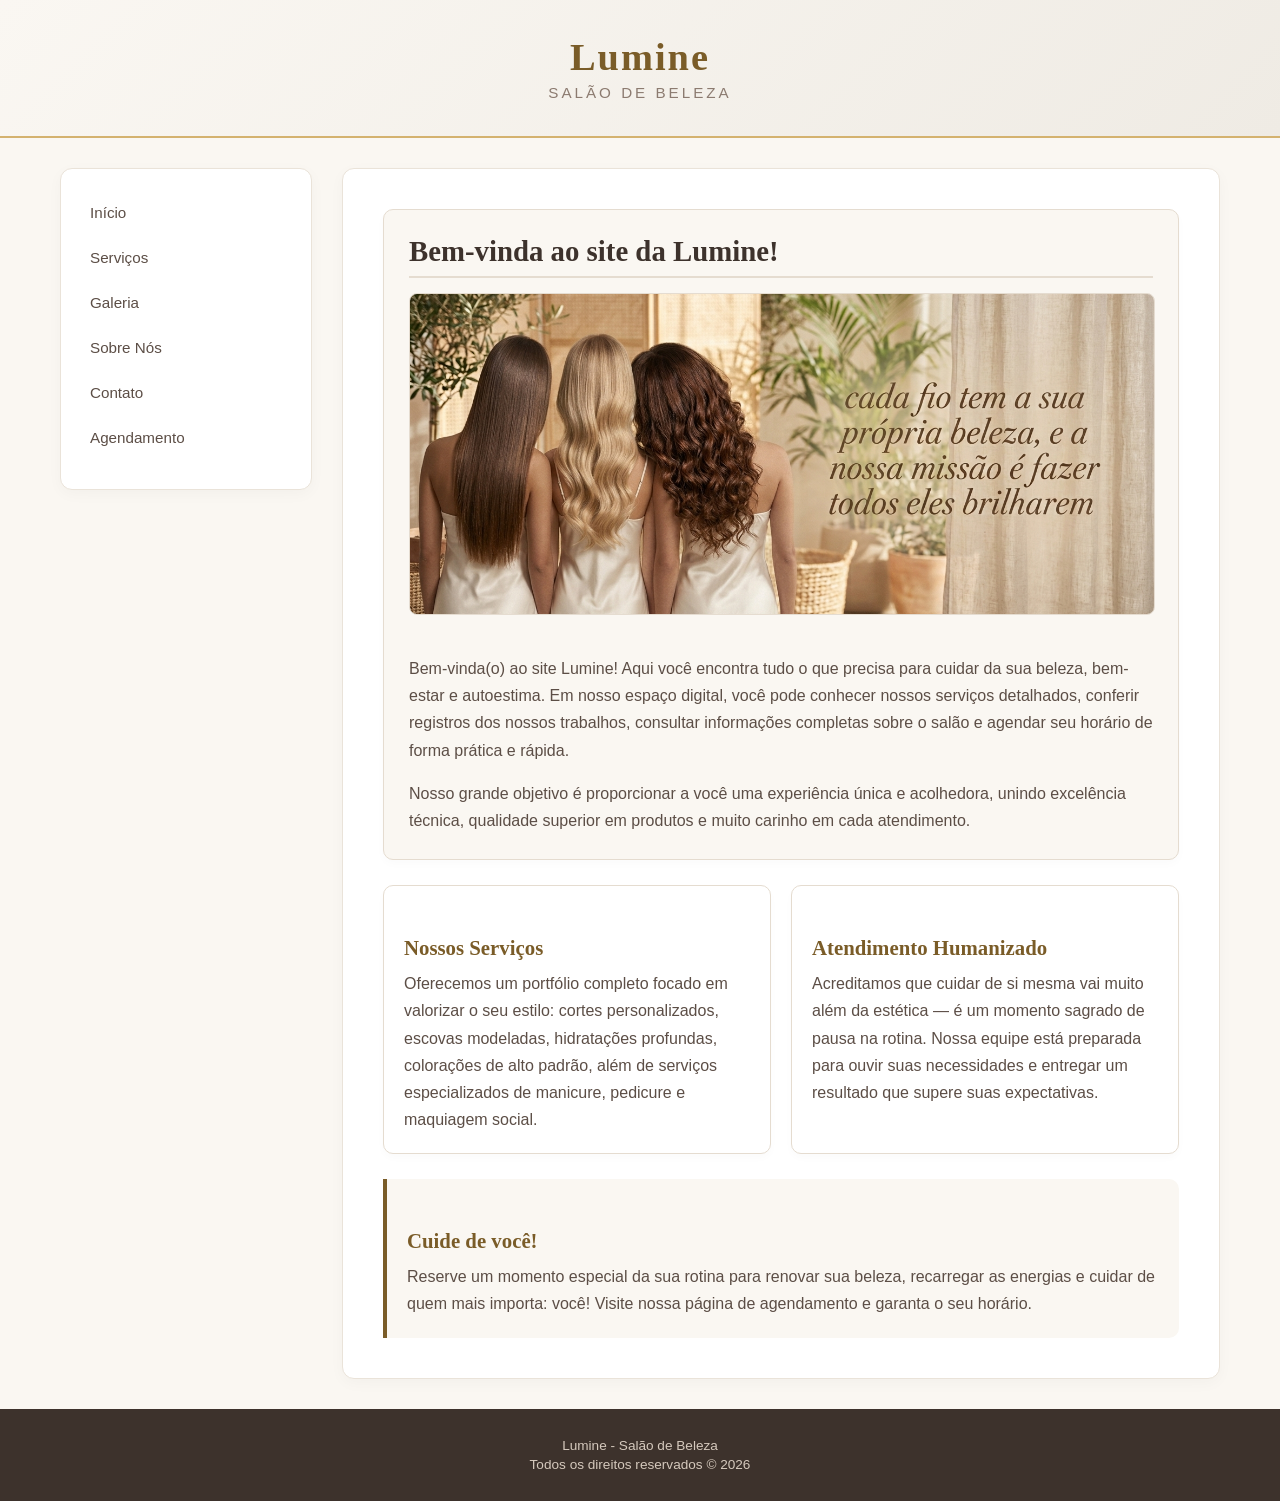
<file: index.html>
<!DOCTYPE html>
<html lang="pt-br">

<head>
    <meta charset="UTF-8">
    <meta name="viewport" content="width=device-width, initial-scale=1.0">
    <meta http-equiv="content-type" content="text/html; charset=UTF-8">
    <meta http-equiv="content-language" content="pt-br">
    <meta name="author" content="Mariana Firmo da Silva">
    <meta name="description" content="Conheça a Lumine, um salão de beleza dedicado ao cuidado, à autoestima e ao bem-estar. Descubra nossos serviços de cabelo, manicure, pedicure e maquiagem, confira nossa galeria e agende seu horário.">
    <meta name="keywords" content="Lumine, salão de beleza, beleza, estética, cuidados pessoais, cabelo, bem-estar, autoestima">

    <title>Lumine - Salão de Beleza</title>

    <link rel="stylesheet" href="css/estilizar.css">

    <style>
        /* --- stule especifico para home page --- */
        .home-intro {
            background-color: #FAF7F2;
            border: 1px solid #E5DCD0;
            border-radius: 10px;
            padding: 25px;
            margin-bottom: 25px;
            box-shadow: 0 4px 10px rgba(0, 0, 0, 0.02);
        }

        .home-intro h2 {
            color: #7A5C28;
            font-family: 'Playfair Display', serif;
            font-size: 1.6rem;
            margin-top: 0;
            margin-bottom: 12px;
            border-bottom: 2px solid #E5DCD0;
            padding-bottom: 8px;
        }

        .home-intro p {
            color: #5C4E46;
            line-height: 1.6;
            margin-bottom: 15px;
            font-size: 0.98rem;
        }

        /* Regra para remover a margem do último parágrafo automaticamente */
        .home-intro p:last-child {
            margin-bottom: 0;
        }

        /* Estilização da imagem  */
        .home-intro img {
            width: 100%;
            max-height: 320px;
            object-fit: cover;
            border-radius: 8px;
            margin-bottom: 20px;
            border: 1px solid #E5DCD0;
        }

        .home-grid-info {
            display: grid;
            grid-template-columns: repeat(auto-fit, minmax(240px, 1fr));
            gap: 20px;
            margin-top: 20px;
        }

        .info-bloco {
            background-color: #FFFFFF;
            border: 1px solid #E5DCD0;
            border-radius: 10px;
            padding: 20px;
            box-shadow: 0 4px 8px rgba(0, 0, 0, 0.02);
        }

        .info-bloco h3 {
            color: #7A5C28;
            font-family: 'Playfair Display', serif;
            font-size: 1.2rem;
            margin-top: 0;
            margin-bottom: 10px;
        }

        .info-bloco p {
            color: #5C4E46;
            font-size: 0.93rem;
            line-height: 1.5;
            margin: 0;
        }

        .destaque-frase {
            background-color: #FAF7F2;
            border-left: 4px solid #7A5C28;
            border-radius: 0 10px 10px 0;
            padding: 20px;
            margin-top: 25px;
        }

        .destaque-frase h3 {
            color: #7A5C28;
            font-family: 'Playfair Display', serif;
            margin: 0 0 8px 0;
            font-size: 1.2rem;
        }

        .destaque-frase p {
            margin: 0;
            color: #5C4E46;
            font-size: 0.95rem;
            line-height: 1.5;
        }
    </style>
</head>

<body>

    <div id="header">
        <h1>Lumine</h1>
        <p>Salão de Beleza</p>
    </div>

    <div id="layout-wrapper">
        <div id="menu">
            <ul>
                <li><a href="index.html">Início</a></li>
                <li><a href="html/servicos.html">Serviços</a></li>
                <li><a href="html/galeria.html">Galeria</a></li>
                <li><a href="html/sobrenos.html">Sobre Nós</a></li>
                <li><a href="html/contato.html">Contato</a></li>
                <li><a href="html/agendamento.html">Agendamento</a></li>
            </ul>
        </div>

        <div id="main">
            <div class="home-intro">
                <h2>Bem-vinda ao site da Lumine!</h2>

                <img src="fotos/frase.jpg" alt="Frase de boas-vindas do Salão Lumine">

                <p>
                    Bem-vinda(o) ao site Lumine! Aqui você encontra tudo o que precisa para cuidar da sua beleza,
                    bem-estar e autoestima.
                    Em nosso espaço digital, você pode conhecer nossos serviços detalhados, conferir registros dos
                    nossos trabalhos, consultar
                    informações completas sobre o salão e agendar seu horário de forma prática e rápida.
                </p>
                <p>
                    Nosso grande objetivo é proporcionar a você uma experiência única e acolhedora, unindo excelência
                    técnica,
                    qualidade superior em produtos e muito carinho em cada atendimento.
                </p>
            </div>

            <div class="home-grid-info">
                <div class="info-bloco">
                    <h3>Nossos Serviços</h3>
                    <p>
                        Oferecemos um portfólio completo focado em valorizar o seu estilo: cortes personalizados,
                        escovas modeladas,
                        hidratações profundas, colorações de alto padrão, além de serviços especializados de manicure,
                        pedicure e maquiagem social.
                    </p>
                </div>

                <div class="info-bloco">
                    <h3>Atendimento Humanizado</h3>
                    <p>
                        Acreditamos que cuidar de si mesma vai muito além da estética — é um momento sagrado de pausa na
                        rotina.
                        Nossa equipe está preparada para ouvir suas necessidades e entregar um resultado que supere suas
                        expectativas.
                    </p>
                </div>
            </div>

            <div class="destaque-frase">
                <h3>Cuide de você!</h3>
                <p>
                    Reserve um momento especial da sua rotina para renovar sua beleza, recarregar as energias e cuidar
                    de quem mais importa: você!
                    Visite nossa página de agendamento e garanta o seu horário.
                </p>
            </div>
        </div>
    </div>

    <div id="footer">
        <p>Lumine - Salão de Beleza</p>
        <p>Todos os direitos reservados &copy; 2026</p>
    </div>

</body>

</html>
</file>
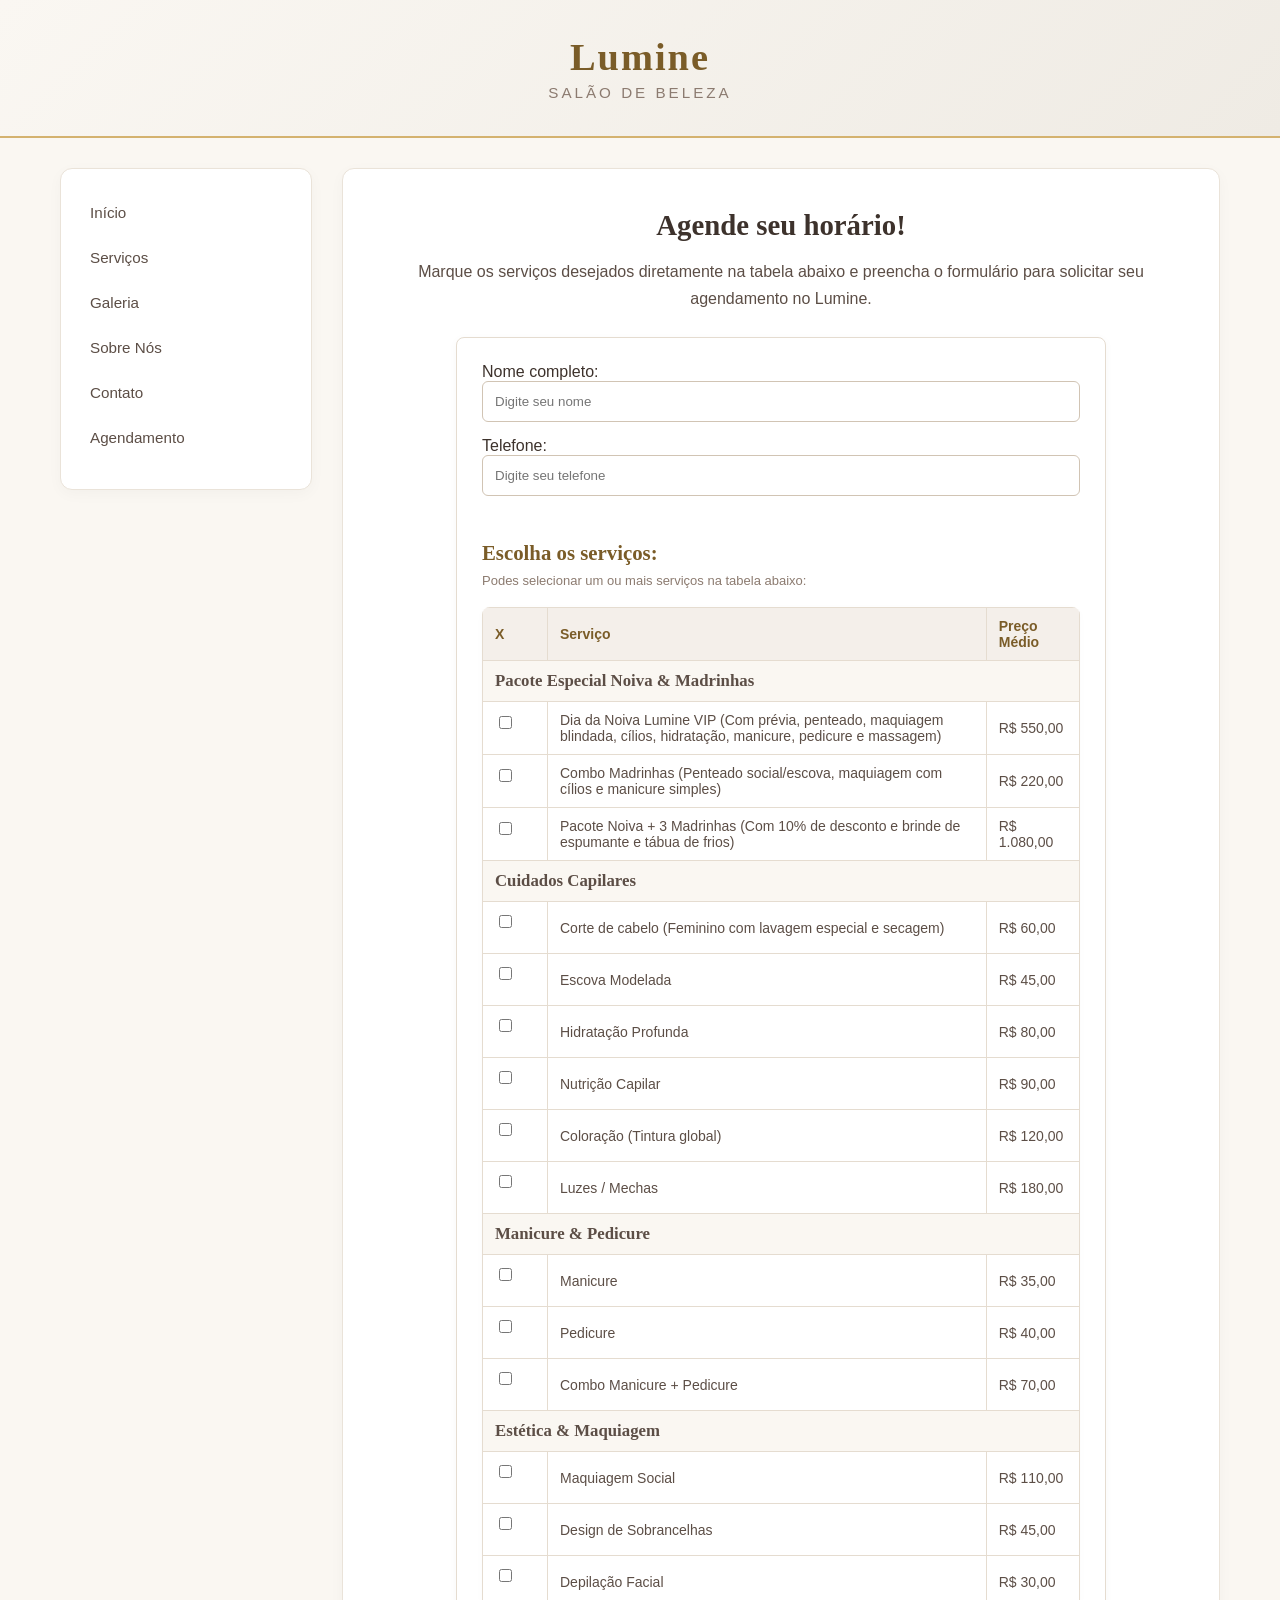
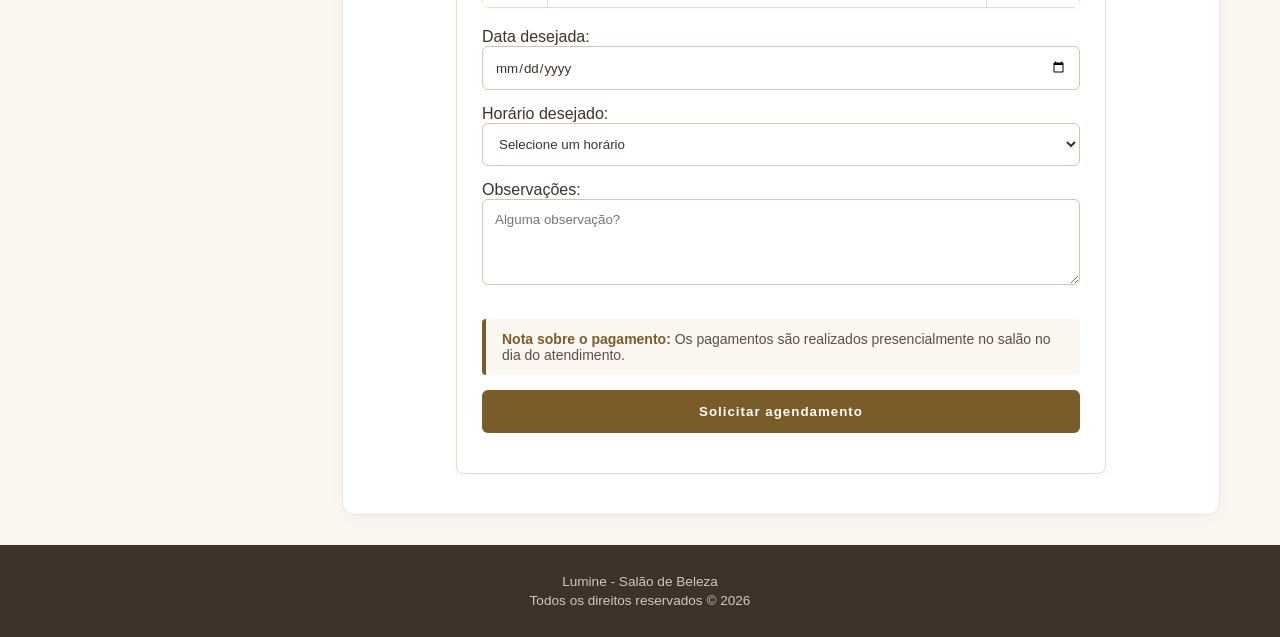
<file: html/agendamento.html>
<!DOCTYPE html>
<html lang="pt-br">

<head>
    <meta charset="UTF-8">
    <meta name="viewport" content="width=device-width, initial-scale=1.0">
    <meta http-equiv="content-type" content="text/html; charset=UTF-8">
    <meta http-equiv="content-language" content="pt-br">
    <meta name="author" content="Mariana Firmo da Silva">
    <meta name="description"
        content="Agende seu horário no salão Lumine de forma prática e rápida. Escolha entre nossos serviços de beleza, cuidados capilares, manicure, pedicure, maquiagem e pacotes especiais para noivas e madrinhas.">
    <meta name="keywords" content="Lumine, agendamento, salão de beleza, agendar horário, serviços de beleza">

    <title>Lumine - Agendamento</title>

    <link rel="stylesheet" href="../css/estilizar.css">

    <!-- Estilo exclusivo e necessário para a tabela interativa, alertas e centralização -->
    <style>
        .tabela-precos {
            width: 100%;
            border-collapse: collapse;
            margin-bottom: 20px;
            background-color: #FFFFFF;
            font-size: 14px;
            border-radius: 8px;
            overflow: hidden;
            box-shadow: 0 2px 8px rgba(0, 0, 0, 0.02);
        }

        .tabela-precos th,
        .tabela-precos td {
            border: 1px solid #E5DCD0;
            padding: 10px 12px;
            text-align: left;
            color: #5C4E46;
        }

        .tabela-precos th {
            background-color: #F4EFEA;
            color: #7A5C28;
            font-weight: 600;
        }

        .coluna-check {
            text-align: center;
            width: 40px;
        }

        .tabela-precos tr:hover {
            background-color: #FAF7F2;
            cursor: pointer;
        }

        .secao-tabela-titulo {
            background-color: #FAF7F2;
            color: #7A5C28;
            font-family: 'Playfair Display', serif;
            font-weight: bold;
            font-size: 1.05rem;
        }

        /* Estilo para a caixa de aviso de pagamento */
        .aviso-pagamento {
            background-color: #FAF7F2;
            border-left: 4px solid #7A5C28;
            color: #5C4E46;
            padding: 12px 16px;
            margin: 15px 0;
            border-radius: 4px;
            font-size: 14px;
        }

        .aviso-pagamento strong {
            color: #7A5C28;
        }

        /* Centralização do quadrado/container de agendamento */
        #agendamento {
            max-width: 650px;
            margin: 0 auto;
            /* Centraliza horizontalmente */
            background-color: #FFFFFF;
            padding: 25px;
            border-radius: 8px;
            box-shadow: 0 2px 10px rgba(0, 0, 0, 0.03);
            border: 1px solid #E5DCD0;
        }

        #main {
            text-align: left;
            /* Mantém o texto alinhado corretamente dentro do container centralizado */
        }
    </style>
</head>

<body>

    <div id="header">
        <h1>Lumine</h1>
        <p>Salão de Beleza</p>
    </div>

    <div id="layout-wrapper">
        <div id="menu">
            <ul>
                <li><a href="../index.html">Início</a></li>
                <li><a href="servicos.html">Serviços</a></li>
                <li><a href="galeria.html">Galeria</a></li>
                <li><a href="sobrenos.html">Sobre Nós</a></li>
                <li><a href="contato.html">Contato</a></li>
                <li><a href="agendamento.html">Agendamento</a></li>
            </ul>
        </div>

        <div id="main">
            <div style="text-align: center; margin-bottom: 25px;">
                <h2>Agende seu horário!</h2>
                <p>
                    Marque os serviços desejados diretamente na tabela abaixo e preencha o formulário para solicitar seu
                    agendamento no Lumine.
                </p>
            </div>

            <form action="realizado.html" method="GET">
                <div id="agendamento">
                    <label for="nome">Nome completo:</label>
                    <input type="text" id="nome" name="nome" placeholder="Digite seu nome" required>

                    <label for="telefone">Telefone:</label>
                    <input type="tel" id="telefone" name="telefone" placeholder="Digite seu telefone" required>

                    <h3>Escolha os serviços:</h3>
                    <p style="font-size: 13px; color: #8C7B70; margin-top: -5px; margin-bottom: 15px;">
                        Podes selecionar um ou mais serviços na tabela abaixo:
                    </p>

                    <!-- Tabela Interativa de Serviços com Checkboxes -->
                    <table class="tabela-precos">
                        <thead>
                            <tr>
                                <th class="coluna-check">X</th>
                                <th>Serviço</th>
                                <th>Preço Médio</th>
                            </tr>
                        </thead>
                        <tbody>
                            <!-- noiva madrinha -->
                            <tr>
                                <td colspan="3" class="secao-tabela-titulo">Pacote Especial Noiva & Madrinhas</td>
                            </tr>
                            <tr>
                                <td class="coluna-check"><input type="checkbox" name="servico" value="Dia da Noiva VIP">
                                </td>
                                <td>Dia da Noiva Lumine VIP (Com prévia, penteado, maquiagem blindada, cílios,
                                    hidratação, manicure, pedicure e massagem)</td>
                                <td>R$ 550,00</td>
                            </tr>
                            <tr>
                                <td class="coluna-check"><input type="checkbox" name="servico" value="Combo Madrinhas">
                                </td>
                                <td>Combo Madrinhas (Penteado social/escova, maquiagem com cílios e manicure simples)
                                </td>
                                <td>R$ 220,00</td>
                            </tr>
                            <tr>
                                <td class="coluna-check"><input type="checkbox" name="servico"
                                        value="Pacote Noiva + 3 Madrinhas"></td>
                                <td>Pacote Noiva + 3 Madrinhas (Com 10% de desconto e brinde de espumante e tábua de
                                    frios)</td>
                                <td>R$ 1.080,00</td>
                            </tr>

                            <!-- cuidados capilares -->
                            <tr>
                                <td colspan="3" class="secao-tabela-titulo">Cuidados Capilares</td>
                            </tr>
                            <tr>
                                <td class="coluna-check"><input type="checkbox" name="servico" value="Corte"></td>
                                <td>Corte de cabelo (Feminino com lavagem especial e secagem)</td>
                                <td>R$ 60,00</td>
                            </tr>
                            <tr>
                                <td class="coluna-check"><input type="checkbox" name="servico" value="Escova"></td>
                                <td>Escova Modelada</td>
                                <td>R$ 45,00</td>
                            </tr>
                            <tr>
                                <td class="coluna-check"><input type="checkbox" name="servico" value="Hidratacao"></td>
                                <td>Hidratação Profunda</td>
                                <td>R$ 80,00</td>
                            </tr>
                            <tr>
                                <td class="coluna-check"><input type="checkbox" name="servico" value="Nutricao"></td>
                                <td>Nutrição Capilar</td>
                                <td>R$ 90,00</td>
                            </tr>
                            <tr>
                                <td class="coluna-check"><input type="checkbox" name="servico" value="Coloracao"></td>
                                <td>Coloração (Tintura global)</td>
                                <td>R$ 120,00</td>
                            </tr>
                            <tr>
                                <td class="coluna-check"><input type="checkbox" name="servico" value="Luzes"></td>
                                <td>Luzes / Mechas</td>
                                <td>R$ 180,00</td>
                            </tr>

                            <!-- mão e pé -->
                            <tr>
                                <td colspan="3" class="secao-tabela-titulo">Manicure & Pedicure</td>
                            </tr>
                            <tr>
                                <td class="coluna-check"><input type="checkbox" name="servico" value="Manicure"></td>
                                <td>Manicure</td>
                                <td>R$ 35,00</td>
                            </tr>
                            <tr>
                                <td class="coluna-check"><input type="checkbox" name="servico" value="Pedicure"></td>
                                <td>Pedicure</td>
                                <td>R$ 40,00</td>
                            </tr>
                            <tr>
                                <td class="coluna-check"><input type="checkbox" name="servico" value="Combo MaP"></td>
                                <td>Combo Manicure + Pedicure</td>
                                <td>R$ 70,00</td>
                            </tr>

                            <!-- ESTÉTICA & MAQUIAGEM -->
                            <tr>
                                <td colspan="3" class="secao-tabela-titulo">Estética & Maquiagem</td>
                            </tr>
                            <tr>
                                <td class="coluna-check"><input type="checkbox" name="servico" value="Maquiagem"></td>
                                <td>Maquiagem Social</td>
                                <td>R$ 110,00</td>
                            </tr>
                            <tr>
                                <td class="coluna-check"><input type="checkbox" name="servico" value="Sobrancelha"></td>
                                <td>Design de Sobrancelhas</td>
                                <td>R$ 45,00</td>
                            </tr>
                            <tr>
                                <td class="coluna-check"><input type="checkbox" name="servico" value="Depilacao"></td>
                                <td>Depilação Facial</td>
                                <td>R$ 30,00</td>
                            </tr>
                        </tbody>
                    </table>

                    <label for="data">Data desejada:</label>
                    <input type="date" id="data" name="data" required>

                    <label for="horario">Horário desejado:</label>
                    <select id="horario" name="horario" required>
                        <option value="">Selecione um horário</option>
                        <option value="09:00">09:00</option>
                        <option value="10:00">10:00</option>
                        <option value="11:00">11:00</option>
                        <option value="13:00">13:00</option>
                        <option value="14:00">14:00</option>
                        <option value="15:00">15:00</option>
                        <option value="16:00">16:00</option>
                    </select>

                    <label for="observacoes">Observações:</label>
                    <textarea id="observacoes" name="observacoes" rows="4" placeholder="Alguma observação?"></textarea>

                    <!-- Aviso de Pagamento -->
                    <div class="aviso-pagamento">
                        <strong>Nota sobre o pagamento:</strong> Os pagamentos são realizados presencialmente no salão
                        no dia do atendimento.
                    </div>

                    <input type="submit" value="Solicitar agendamento">
                </div>
            </form>
        </div>
    </div>

    <div id="footer">
        <p>Lumine - Salão de Beleza</p>
        <p>Todos os direitos reservados &copy; 2026</p>
    </div>

</body>

</html>
</file>
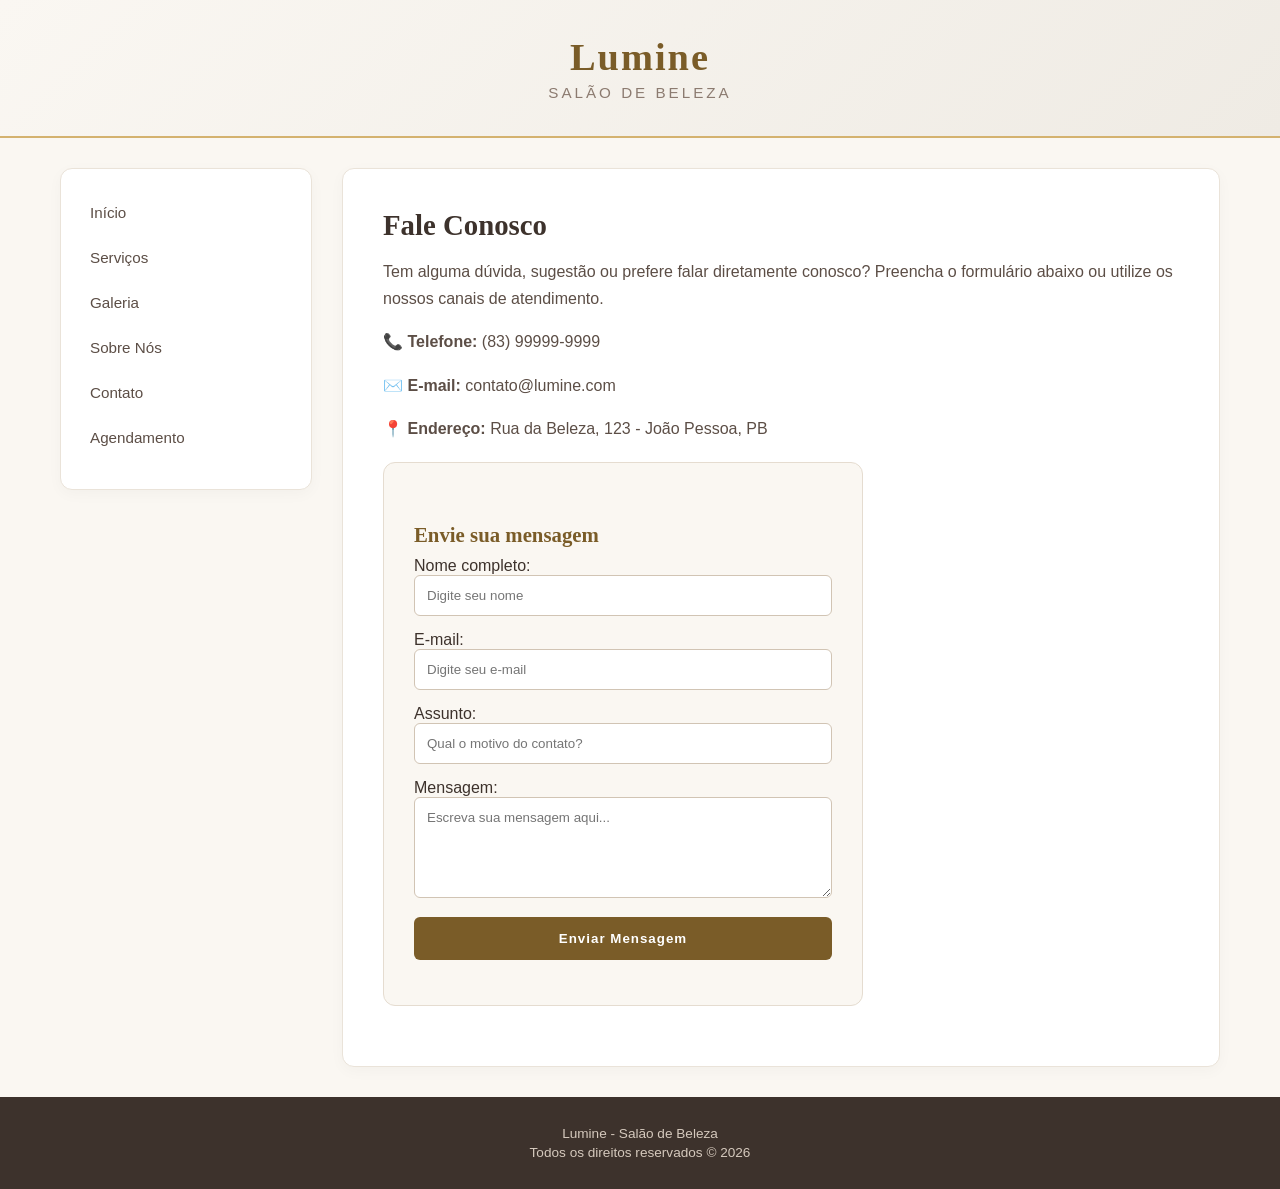
<file: html/contato.html>
<!DOCTYPE html>
<html lang="pt-br">

<head>
    <meta charset="UTF-8">
    <meta name="viewport" content="width=device-width, initial-scale=1.0">
    <meta http-equiv="content-type" content="text/html; charset=UTF-8">
    <meta http-equiv="content-language" content="pt-br">
    <meta name="author" content="Mariana Firmo da Silva">
    <meta name="description" content="Entre em contato com o salão Lumine! Envie suas dúvidas, sugestões e mensagens pelo nosso formulário ou utilize nossos canais de atendimento por telefone, e-mail e endereço em João Pessoa, PB.">
    <meta name="keywords" content="Lumine, contato, salão de beleza, fale conosco, atendimento, formulário de contato, telefone, e-mail, endereço, beleza, serviços de beleza">
  
    <title>Lumine - Contato</title>

    <link rel="stylesheet" href="../css/estilizar.css">
</head>

<body>

    <div id="header">
        <h1>Lumine</h1>
        <p>Salão de Beleza</p>
    </div>

    <div id="layout-wrapper">
        <div id="menu">
            <ul>
                <li><a href="../index.html">Início</a></li>
                <li><a href="servicos.html">Serviços</a></li>
                <li><a href="galeria.html">Galeria</a></li>
                <li><a href="sobrenos.html">Sobre Nós</a></li>
                <li><a href="contato.html">Contato</a></li>
                <li><a href="agendamento.html">Agendamento</a></li>
            </ul>
        </div>

        <div id="main">
            <h2>Fale Conosco</h2>
            <p>
                Tem alguma dúvida, sugestão ou prefere falar diretamente conosco? Preencha o formulário abaixo ou
                utilize os nossos canais de atendimento.
            </p>

            <div>
                <p>📞 <strong>Telefone:</strong> (83) 99999-9999</p>
                <p>✉️ <strong>E-mail:</strong> contato@lumine.com</p>
                <p>📍 <strong>Endereço:</strong> Rua da Beleza, 123 - João Pessoa, PB</p>
            </div>

            <!-- Formulário reaproveitando a estilização externa #agendamento -->
            <form id="form-contato">
                <div id="agendamento">
                    <h3>Envie sua mensagem</h3>

                    <label for="nome">Nome completo:</label>
                    <input type="text" id="nome" name="nome" placeholder="Digite seu nome" required>

                    <label for="email">E-mail:</label>
                    <input type="email" id="email" name="email" placeholder="Digite seu e-mail" required>

                    <label for="assunto">Assunto:</label>
                    <input type="text" id="assunto" name="assunto" placeholder="Qual o motivo do contato?" required>

                    <label for="mensagem">Mensagem:</label>
                    <textarea id="mensagem" name="mensagem" rows="5" placeholder="Escreva sua mensagem aqui..."
                        required></textarea>

                    <input type="submit" value="Enviar Mensagem">
                </div>
            </form>
        </div>
    </div>

    <div id="footer">
        <p>Lumine - Salão de Beleza</p>
        <p>Todos os direitos reservados &copy; 2026</p>
    </div>

    <!-- Script para forçar a navegação ao submeter -->
    <script>
        document.getElementById('form-contato').addEventListener('submit', function (event) {
            event.preventDefault();
            window.location.href = 'enviomensagem.html';
        });
    </script>

</body>

</html>
</file>
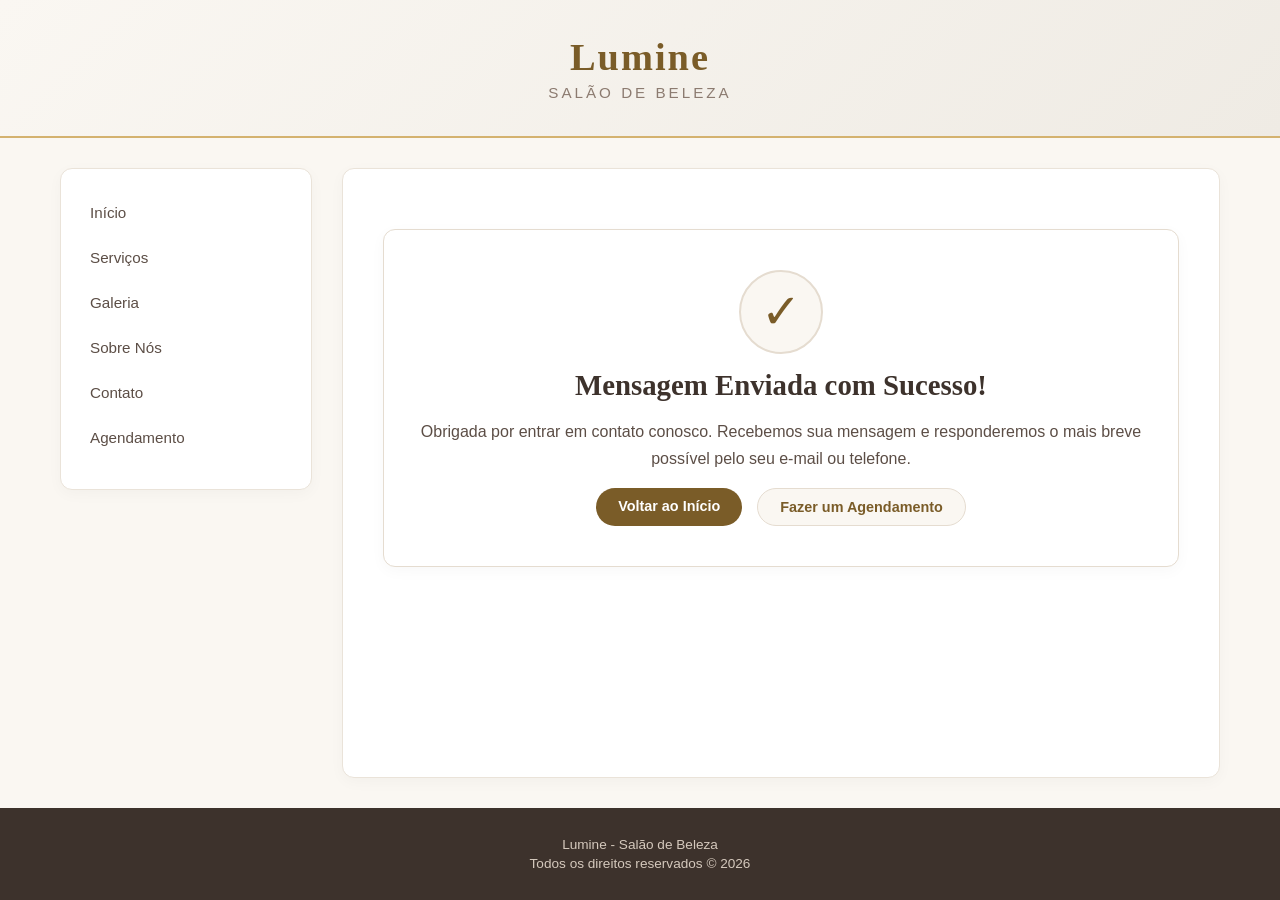
<file: html/enviomensagem.html>
<!DOCTYPE html>
<html lang="pt-br">

<head>
    <meta charset="UTF-8">
    <meta name="viewport" content="width=device-width, initial-scale=1.0">
    <meta http-equiv="content-type" content="text/html; charset=UTF-8">
    <meta http-equiv="content-language" content="pt-br">
    <meta name="author" content="Mariana Firmo da Silva">
    <meta name="description" content="Mensagem enviada com sucesso ao salão Lumine! Agradecemos pelo contato. Sua mensagem foi recebida e nossa equipe responderá o mais breve possível.">
    <meta name="keywords" content="Lumine, mensagem enviada, envio confirmado, contato, confirmação de mensagem, salão de beleza, atendimento, fale conosco">
 
    <title>Lumine - Mensagem Enviada</title>

    <link rel="stylesheet" href="../css/estilizar.css">

    <style>
        .sucesso-card {
            background-color: #FFFFFF;
            border: 1px solid #E5DCD0;
            border-radius: 12px;
            padding: 40px 25px;
            text-align: center;
            box-shadow: 0 4px 15px rgba(0, 0, 0, 0.03);
            margin-top: 20px;
        }

        .sucesso-icone {
            font-size: 3rem;
            color: #7A5C28;
            margin-bottom: 15px;
            display: inline-block;
            background-color: #FAF7F2;
            width: 80px;
            height: 80px;
            line-height: 80px;
            border-radius: 50%;
            border: 2px solid #E5DCD0;
        }

        .sucesso-card h2 {
            color: #7A5C28;
            font-family: 'Playfair Display', serif;
            font-size: 1.8rem;
            margin-bottom: 12px;
            border: none;
            padding: 0;
        }

        .botoes-grupo {
            display: flex;
            gap: 15px;
            justify-content: center;
            flex-wrap: wrap;
        }

        .btn-sucesso {
            display: inline-block;
            padding: 10px 22px;
            border-radius: 20px;
            font-size: 0.9rem;
            font-weight: 600;
            text-decoration: none;
            transition: all 0.3s ease;
        }

        .btn-principal {
            background-color: #7A5C28;
            color: #FFFFFF !important;
        }

        .btn-principal:hover {
            background-color: #5C431A;
            transform: translateY(-2px);
        }

        .btn-secundario {
            background-color: #FAF7F2;
            color: #7A5C28 !important;
            border: 1px solid #E5DCD0;
        }

        .btn-secundario:hover {
            background-color: #E5DCD0;
            transform: translateY(-2px);
        }
    </style>
</head>

<body>

    <div id="header">
        <h1>Lumine</h1>
        <p>Salão de Beleza</p>
    </div>

    <div id="layout-wrapper">
        <div id="menu">
            <ul>
                <li><a href="../index.html">Início</a></li>
                <li><a href="servicos.html">Serviços</a></li>
                <li><a href="galeria.html">Galeria</a></li>
                <li><a href="sobrenos.html">Sobre Nós</a></li>
                <li><a href="contato.html">Contato</a></li>
                <li><a href="agendamento.html">Agendamento</a></li>
            </ul>
        </div>

        <div id="main">
            <div class="sucesso-card">
                <div class="sucesso-icone">✓</div>
                <h2>Mensagem Enviada com Sucesso!</h2>
                <p>
                    Obrigada por entrar em contato conosco. Recebemos sua mensagem e responderemos o mais breve possível
                    pelo seu e-mail ou telefone.
                </p>

                <div class="botoes-grupo">
                    <a href="../index.html" class="btn-sucesso btn-principal">Voltar ao Início</a>
                    <a href="agendamento.html" class="btn-sucesso btn-secundario">Fazer um Agendamento</a>
                </div>
            </div>
        </div>
    </div>

    <div id="footer">
        <p>Lumine - Salão de Beleza</p>
        <p>Todos os direitos reservados &copy; 2026</p>
    </div>

</body>

</html>
</file>
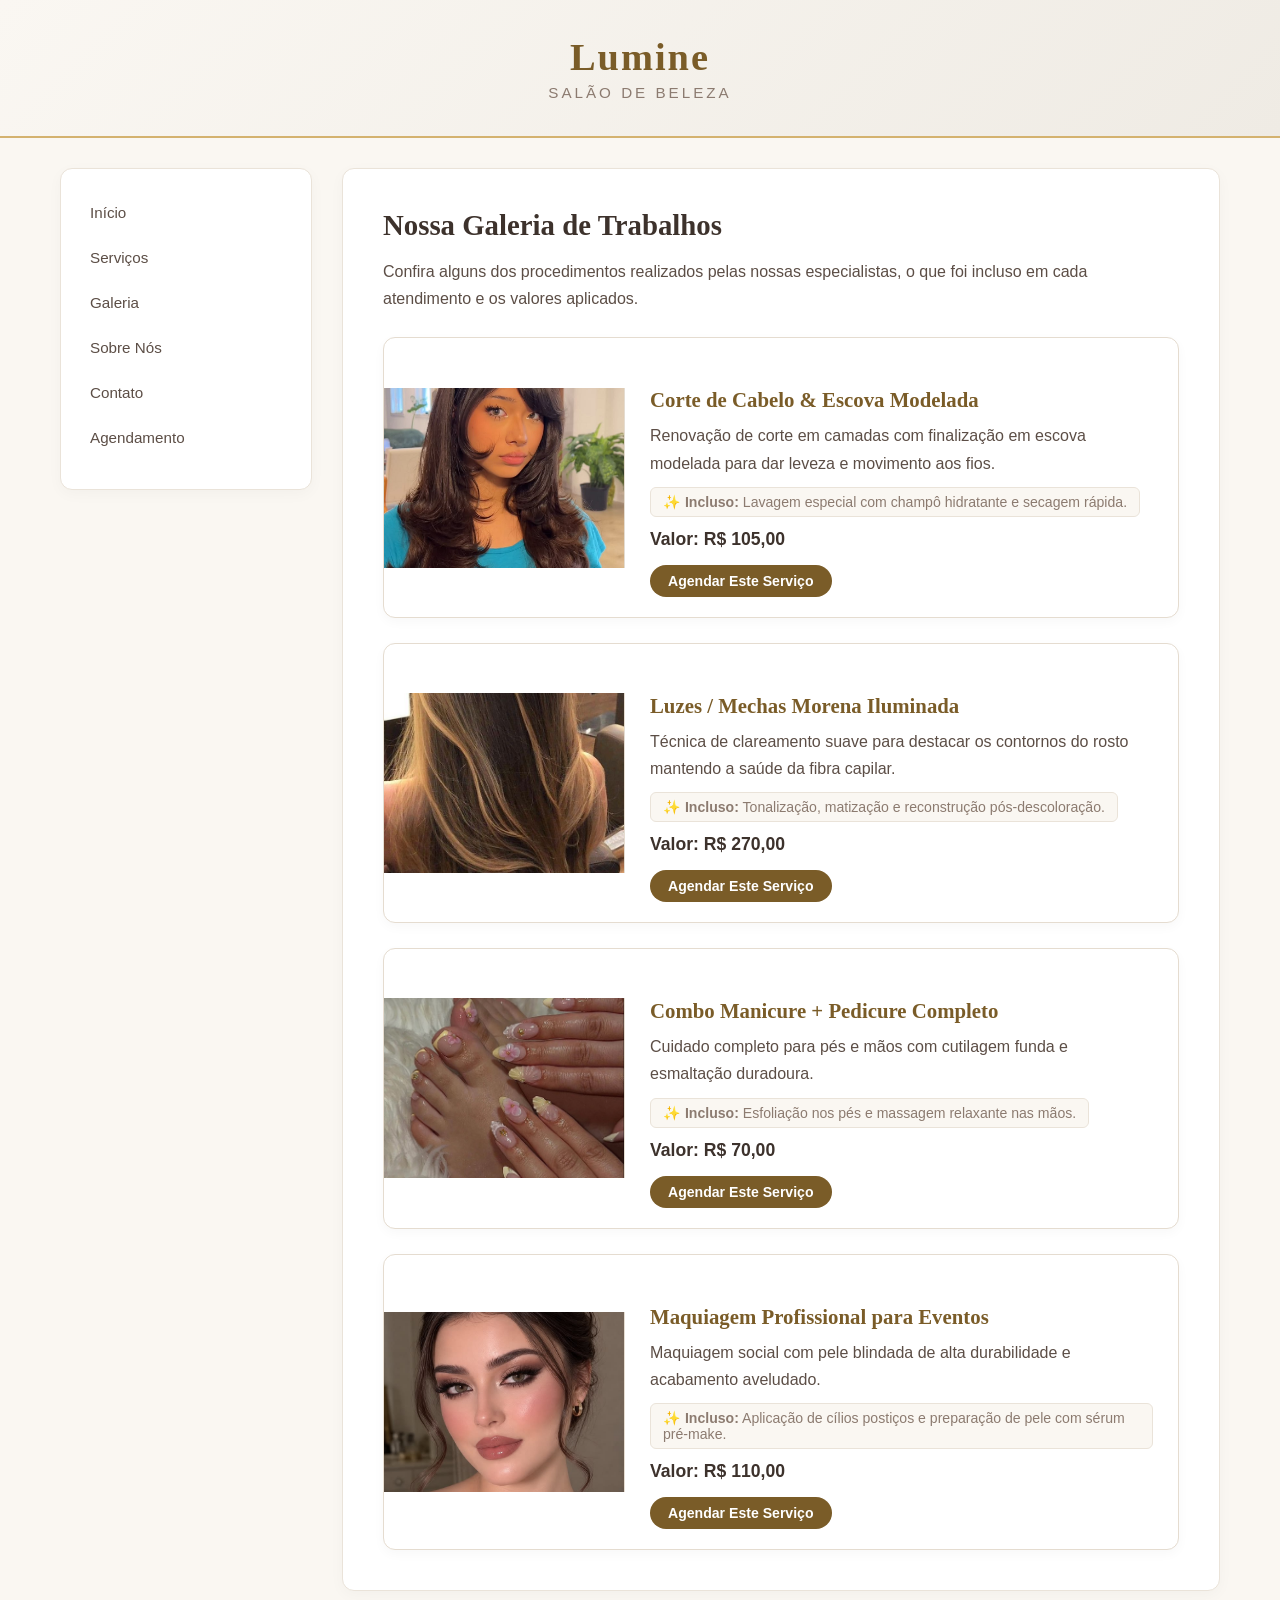
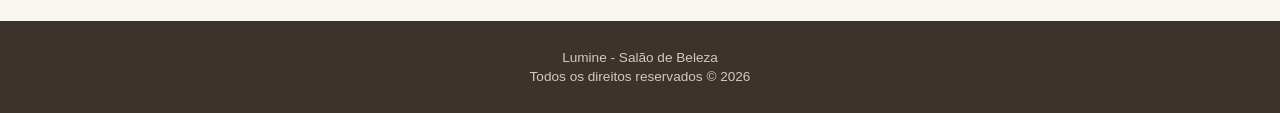
<file: html/galeria.html>
<!DOCTYPE html>
<html lang="pt-br">

<head>
    <meta charset="UTF-8">
    <meta name="viewport" content="width=device-width, initial-scale=1.0">
    <meta http-equiv="content-type" content="text/html; charset=UTF-8">
    <meta http-equiv="content-language" content="pt-br">
    <meta name="author" content="Mariana Firmo da Silva">
    <meta name="description" content="Conheça a galeria de trabalhos do salão Lumine! Confira fotos de cortes de cabelo, escovas modeladas, luzes, mechas, manicure, pedicure e maquiagens profissionais, além dos detalhes e valores de cada serviço.">
    <meta name="keywords" content="Lumine, galeria de beleza, salão de beleza, fotos de procedimentos, trabalhos realizados, preços de salão">
   
    <title>Lumine - Galeria</title>

    <link rel="stylesheet" href="../css/estilizar.css">

    <!-- Estilo específico e necessário para a página de Galeria -->
    <style>
        .galeria-lista {
            display: flex;
            flex-direction: column;
            gap: 25px;
            margin-top: 25px;
        }

        .galeria-card {
            display: flex;
            background-color: #FFFFFF;
            border: 1px solid #E5DCD0;
            border-radius: 12px;
            overflow: hidden;
            box-shadow: 0 4px 12px rgba(0, 0, 0, 0.03);
            align-items: center;
        }

        /* Área da Foto */
        .galeria-foto {
            width: 240px;
            height: 180px;
            flex-shrink: 0;
            background-color: #F4EFEA;
            display: flex;
            align-items: center;
            justify-content: center;
            color: #7A5C28;
            font-weight: 600;
            font-size: 15px;
            border-right: 1px solid #E5DCD0;
        }

        .galeria-foto img {
            width: 100%;
            height: 100%;
            object-fit: cover;
        }

        /* Área dos Detalhes / Texto ao lado */
        .galeria-info {
            padding: 20px 25px;
            flex: 1;
        }

        .galeria-info h3 {
            margin: 0 0 8px 0;
            color: #7A5C28;
            font-family: 'Playfair Display', serif;
            font-size: 1.3rem;
        }

        .galeria-info p {
            margin: 0 0 10px 0;
            color: #5C4E46;
            font-size: 0.95rem;
            line-height: 1.5;
        }

        .galeria-info .incluso {
            font-size: 0.88rem;
            color: #8C7B70;
            background-color: #FAF7F2;
            padding: 6px 12px;
            border-radius: 6px;
            display: inline-block;
            margin-bottom: 12px;
            border: 1px solid #EAE3D9;
        }

        .galeria-info .preco {
            font-weight: 700;
            color: #3D322C;
            font-size: 1.1rem;
            margin-bottom: 15px;
        }

        /* Botão de Agendamento */
        .btn-agendar-item {
            display: inline-block;
            background-color: #7A5C28;
            color: #FFFFFF !important;
            padding: 8px 18px;
            border-radius: 20px;
            text-decoration: none;
            font-size: 0.88rem;
            font-weight: 600;
            transition: background-color 0.3s ease, transform 0.2s ease;
        }

        .btn-agendar-item:hover {
            background-color: #5C431A;
            transform: translateY(-2px);
        }

        /* Responsividade para telas menores */
        @media (max-width: 600px) {
            .galeria-card {
                flex-direction: column;
            }

            .galeria-foto {
                width: 100%;
                height: 200px;
                border-right: none;
                border-bottom: 1px solid #E5DCD0;
            }
        }
    </style>
</head>

<body>

    <div id="header">
        <h1>Lumine</h1>
        <p>Salão de Beleza</p>
    </div>

    <div id="layout-wrapper">
        <div id="menu">
            <ul>
                <li><a href="../index.html">Início</a></li>
                <li><a href="servicos.html">Serviços</a></li>
                <li><a href="galeria.html">Galeria</a></li>
                <li><a href="sobrenos.html">Sobre Nós</a></li>
                <li><a href="contato.html">Contato</a></li>
                <li><a href="agendamento.html">Agendamento</a></li>
            </ul>
        </div>

        <div id="main">
            <h2>Nossa Galeria de Trabalhos</h2>
            <p>
                Confira alguns dos procedimentos realizados pelas nossas especialistas, o que foi incluso em cada
                atendimento e os valores aplicados.
            </p>

            <!-- Lista de Resultados (Um abaixo do outro) -->
            <div class="galeria-lista">

                <!-- Item 1: Corte e Escova -->
                <div class="galeria-card">
                    <div class="galeria-foto">
                        <img src="../fotos/corte e escova.jpg" alt="Corte e Escova Modelada">
                    </div>
                    <div class="galeria-info">
                        <h3>Corte de Cabelo & Escova Modelada</h3>
                        <p>Renovação de corte em camadas com finalização em escova modelada para dar leveza e movimento
                            aos fios.</p>
                        <div class="incluso">✨ <strong>Incluso:</strong> Lavagem especial com champô hidratante e
                            secagem rápida.</div>
                        <div class="preco">Valor: R$ 105,00</div>
                        <a href="agendamento.html" class="btn-agendar-item">Agendar Este Serviço</a>
                    </div>
                </div>

                <!-- Item 2: Morena Iluminada -->
                <div class="galeria-card">
                    <div class="galeria-foto">
                        <img src="../fotos/morena iluminada.jpg" alt="Luzes e Iluminação">
                    </div>
                    <div class="galeria-info">
                        <h3>Luzes / Mechas Morena Iluminada</h3>
                        <p>Técnica de clareamento suave para destacar os contornos do rosto mantendo a saúde da fibra
                            capilar.</p>
                        <div class="incluso">✨ <strong>Incluso:</strong> Tonalização, matização e reconstrução
                            pós-descoloração.</div>
                        <div class="preco">Valor: R$ 270,00</div>
                        <a href="agendamento.html" class="btn-agendar-item">Agendar Este Serviço</a>
                    </div>
                </div>

                <!-- Item 3: Pé e Mão -->
                <div class="galeria-card">
                    <div class="galeria-foto">
                        <img src="../fotos/pé e mão.jpg" alt="Combo Manicure e Pedicure">
                    </div>
                    <div class="galeria-info">
                        <h3>Combo Manicure + Pedicure Completo</h3>
                        <p>Cuidado completo para pés e mãos com cutilagem funda e esmaltação duradoura.</p>
                        <div class="incluso">✨ <strong>Incluso:</strong> Esfoliação nos pés e massagem relaxante nas
                            mãos.</div>
                        <div class="preco">Valor: R$ 70,00</div>
                        <a href="agendamento.html" class="btn-agendar-item">Agendar Este Serviço</a>
                    </div>
                </div>

                <!-- Item 4: Maquiagem -->
                <div class="galeria-card">
                    <div class="galeria-foto">
                        <img src="../fotos/maquiagem.jpg" alt="Maquiagem Social">
                    </div>
                    <div class="galeria-info">
                        <h3>Maquiagem Profissional para Eventos</h3>
                        <p>Maquiagem social com pele blindada de alta durabilidade e acabamento aveludado.</p>
                        <div class="incluso">✨ <strong>Incluso:</strong> Aplicação de cílios postiços e preparação de
                            pele com sérum pré-make.</div>
                        <div class="preco">Valor: R$ 110,00</div>
                        <a href="agendamento.html" class="btn-agendar-item">Agendar Este Serviço</a>
                    </div>
                </div>

            </div>
        </div>
    </div>

    <div id="footer">
        <p>Lumine - Salão de Beleza</p>
        <p>Todos os direitos reservados &copy; 2026</p>
    </div>

</body>

</html>
</file>
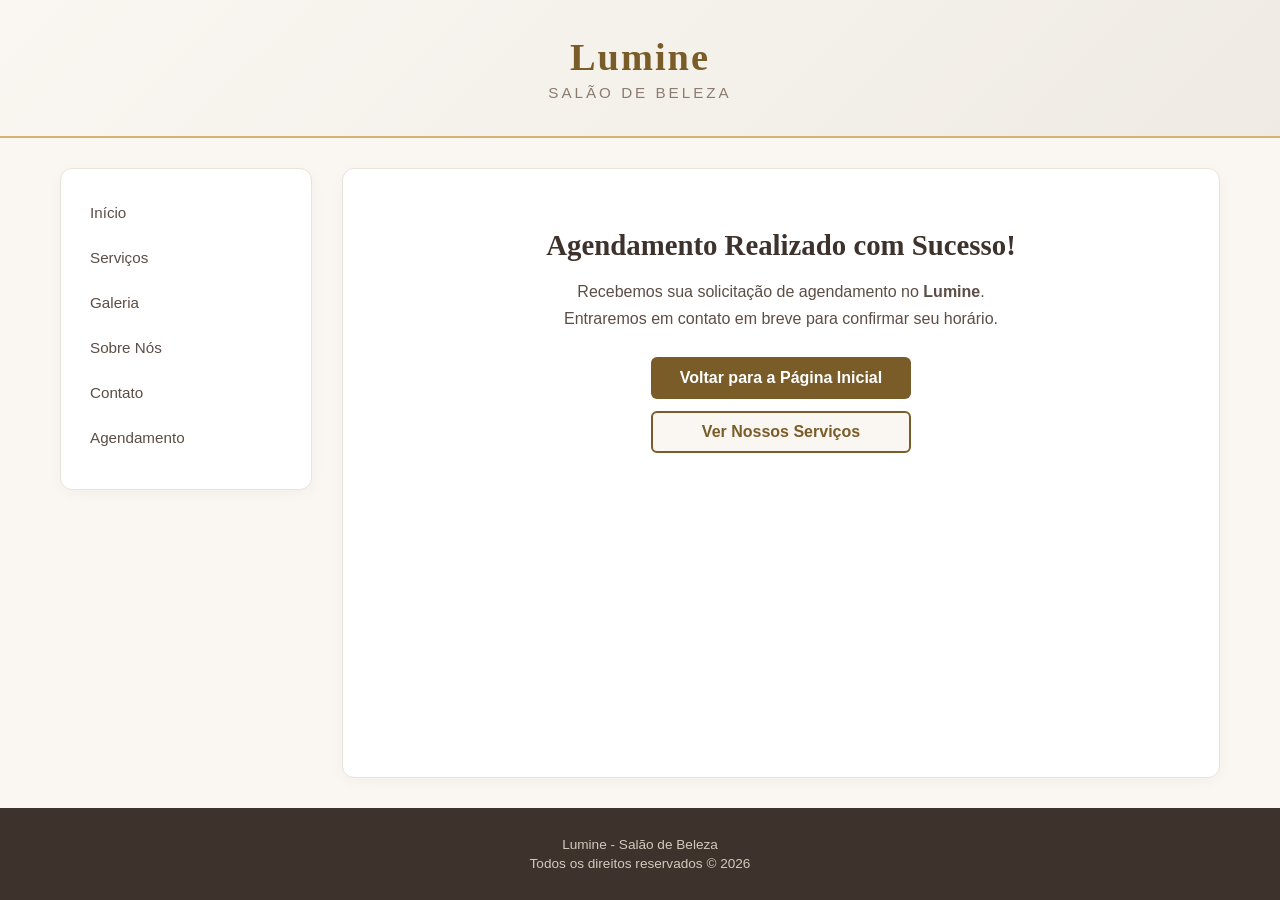
<file: html/realizado.html>
<!DOCTYPE html>
<html lang="pt-br">

<head>
    <meta charset="UTF-8">
    <meta name="viewport" content="width=device-width, initial-scale=1.0">
    <meta http-equiv="content-type" content="text/html; charset=UTF-8">
    <meta http-equiv="content-language" content="pt-br">
    <meta name="author" content="Mariana Firmo da Silva">
    <meta name="description" content="Agendamento realizado com sucesso no salão Lumine! Recebemos sua solicitação e nossa equipe entrará em contato em breve para confirmar a data e o horário escolhidos.">
    <meta name="keywords" content="Lumine, confirmação de agendamento">
    
    <title>Lumine - Agendamento Realizado</title>

    <link rel="stylesheet" href="../css/estilizar.css">

    <style>
        .sucesso-container {
            text-align: center;
            padding: 20px;
        }

        .botoes-grupo {
            display: flex;
            flex-direction: column;
            align-items: center;
            gap: 12px;
            margin-top: 25px;
        }

        .btn-acao {
            text-decoration: none;
            padding: 12px 24px;
            border-radius: 6px;
            font-weight: bold;
            width: 260px;
            text-align: center;
            box-sizing: border-box;
            transition: background-color 0.3s ease;
        }

        .btn-primario {
            background-color: #7A5C28;
            color: #FFFFFF !important;
        }

        .btn-primario:hover {
            background-color: #5C431A;
        }

        .btn-secundario {
            background-color: #FAF7F2;
            color: #7A5C28 !important;
            border: 2px solid #7A5C28;
            padding: 10px 22px;
        }

        .btn-secundario:hover {
            background-color: #E5DCD0;
        }
    </style>
</head>

<body>

    <div id="header">
        <h1>Lumine</h1>
        <p>Salão de Beleza</p>
    </div>

    <div id="layout-wrapper">
        <div id="menu">
            <ul>
                <li><a href="../index.html">Início</a></li>
                <li><a href="servicos.html">Serviços</a></li>
                <li><a href="galeria.html">Galeria</a></li>
                <li><a href="sobrenos.html">Sobre Nós</a></li>
                <li><a href="contato.html">Contato</a></li>
                <li><a href="agendamento.html">Agendamento</a></li>
            </ul>
        </div>

        <div id="main">
            <div class="sucesso-container">
                <h2>Agendamento Realizado com Sucesso!</h2>

                <p>
                    Recebemos sua solicitação de agendamento no <strong>Lumine</strong>.<br>
                    Entraremos em contato em breve para confirmar seu horário.
                </p>

                <div class="botoes-grupo">
                    <a href="../index.html" class="btn-acao btn-primario">
                        Voltar para a Página Inicial
                    </a>
                    <a href="servicos.html" class="btn-acao btn-secundario">
                        Ver Nossos Serviços
                    </a>
                </div>
            </div>
        </div>
    </div>

    <div id="footer">
        <p>Lumine - Salão de Beleza</p>
        <p>Todos os direitos reservados &copy; 2026</p>
    </div>

</body>

</html>
</file>
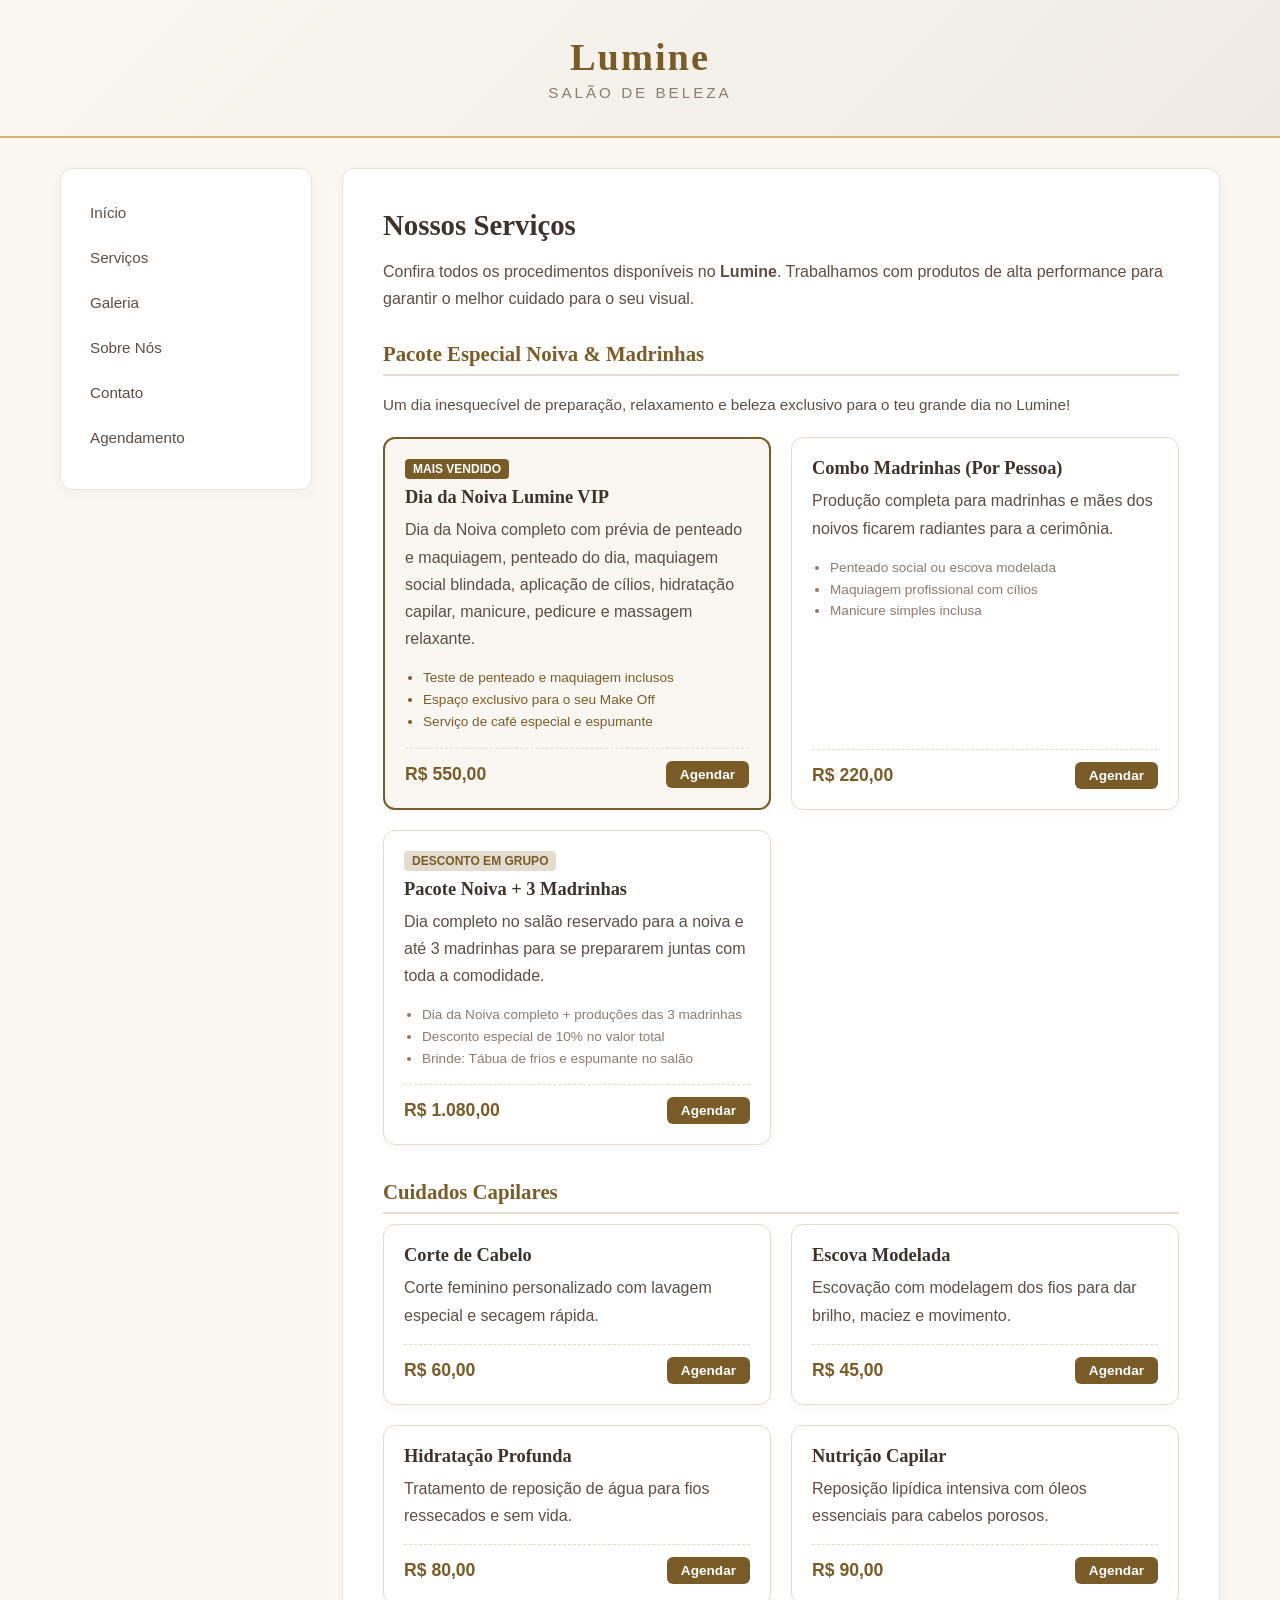
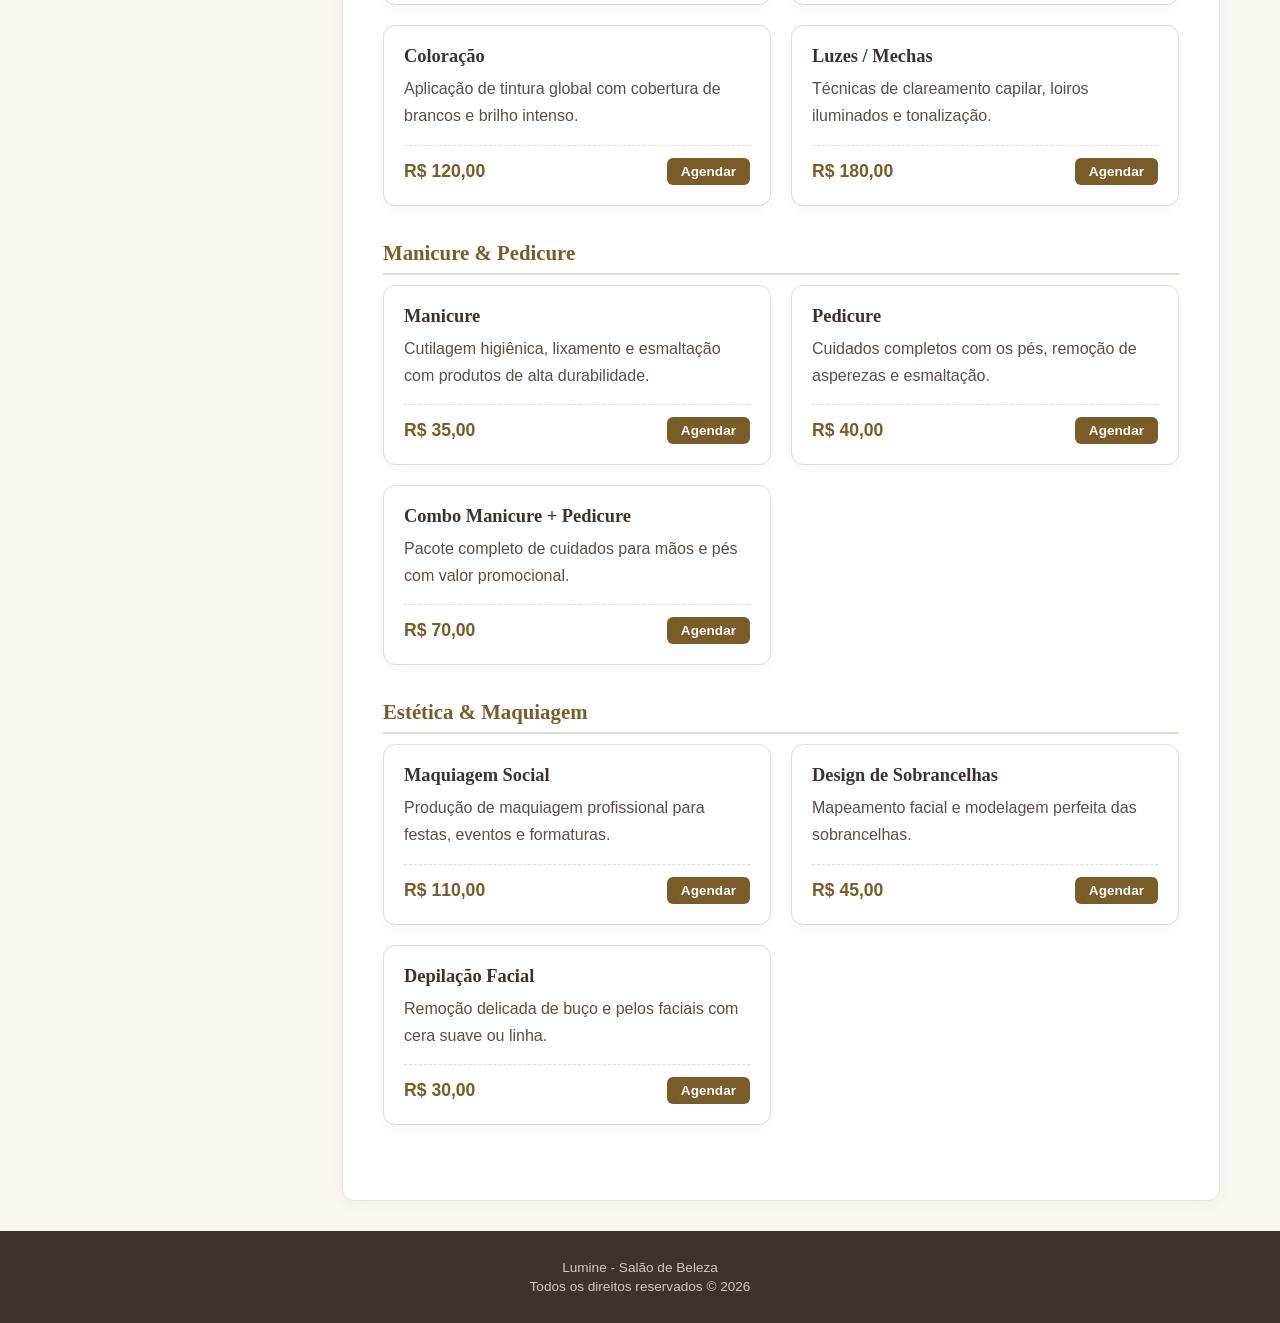
<file: html/servicos.html>
<!DOCTYPE html>
<html lang="pt-br">

<head>
    <meta charset="UTF-8">
    <meta name="viewport" content="width=device-width, initial-scale=1.0">
    <meta http-equiv="content-type" content="text/html; charset=UTF-8">
    <meta http-equiv="content-language" content="pt-br">
    <meta name="author" content="Mariana Firmo da Silva">
    <meta name="description" content="Conheça todos os serviços do salão Lumine! Confira nossos tratamentos capilares, manicure, pedicure, maquiagem, estética e pacotes especiais para noivas e madrinhas, com descrições e preços para cada procedimento.">
    <meta name="keywords" content="Lumine, serviços de beleza, salão de beleza, tratamentos capilares, preços de serviços">
   
    <title>Lumine - Serviços</title>

    <link rel="stylesheet" href="../css/estilizar.css">

    <style>
        /* --- Estilos específicos da página de Serviços --- */
        .categoria-servicos {
            margin-bottom: 35px;
        }

        .categoria-servicos h3 {
            color: #7A5C28;
            font-family: 'Playfair Display', serif;
            font-size: 1.4rem;
            margin-bottom: 15px;
            border-bottom: 2px solid #E5DCD0;
            padding-bottom: 8px;
        }

        .servicos-grid {
            display: grid;
            grid-template-columns: repeat(auto-fit, minmax(260px, 1fr));
            gap: 20px;
        }

        .servico-card {
            background-color: #FFFFFF;
            border: 1px solid #E5DCD0;
            border-radius: 12px;
            padding: 20px;
            box-shadow: 0 4px 10px rgba(0, 0, 0, 0.03);
            display: flex;
            flex-direction: column;
            justify-content: space-between;
        }

        .servico-card h4 {
            margin: 0 0 8px 0;
            color: #3D322C;
            font-family: 'Playfair Display', serif;
            font-size: 1.15rem;
        }

        .servico-card p {
            font-size: 0.9rem;
            color: #5C4E46;
            margin: 0 0 15px 0;
            line-height: 1.5;
        }

        .servico-rodape {
            display: flex;
            align-items: center;
            justify-content: space-between;
            border-top: 1px dashed #E5DCD0;
            padding-top: 12px;
            margin-top: auto;
        }

        .servico-preco {
            font-weight: 700;
            color: #7A5C28;
            font-size: 1.1rem;
        }

        .btn-agendar-pequeno {
            text-decoration: none;
            background-color: #7A5C28;
            color: #FFFFFF;
            padding: 6px 14px;
            border-radius: 6px;
            font-size: 0.85rem;
            font-weight: 600;
            transition: background-color 0.2s ease;
        }

        .btn-agendar-pequeno:hover {
            background-color: #59421A;
        }
    </style>
</head>

<body>

    <div id="header">
        <h1>Lumine</h1>
        <p>Salão de Beleza</p>
    </div>

    <div id="layout-wrapper">
        <div id="menu">
            <ul>
                <li><a href="../index.html">Início</a></li>
                <li><a href="servicos.html">Serviços</a></li>
                <li><a href="galeria.html">Galeria</a></li>
                <li><a href="sobrenos.html">Sobre Nós</a></li>
                <li><a href="contato.html">Contato</a></li>
                <li><a href="agendamento.html">Agendamento</a></li>
            </ul>
        </div>

        <div id="main">
            <h2>Nossos Serviços</h2>
            <p>
                Confira todos os procedimentos disponíveis no <strong>Lumine</strong>. Trabalhamos com produtos de alta
                performance para garantir o melhor cuidado para o seu visual.
            </p>

            <div class="categoria-servicos" style="margin-top: 30px;">
                <h3> Pacote Especial Noiva & Madrinhas</h3>
                <p style="font-size: 0.95rem; color: #5C4E46; margin-bottom: 20px;">
                    Um dia inesquecível de preparação, relaxamento e beleza exclusivo para o teu grande dia no Lumine!
                </p>

                <div class="servicos-grid">
                    <div class="servico-card" style="border: 2px solid #7A5C28; background-color: #FAF7F2;">
                        <div>
                            <span
                                style="background-color: #7A5C28; color: white; font-size: 0.75rem; font-weight: bold; padding: 3px 8px; border-radius: 4px; text-transform: uppercase;">Mais
                                Vendido</span>
                            <h4 style="margin-top: 10px;">Dia da Noiva Lumine VIP</h4>
                            <p>Dia da Noiva completo com prévia de penteado e maquiagem, penteado do dia, maquiagem
                                social blindada, aplicação de cílios, hidratação capilar, manicure, pedicure e massagem
                                relaxante.</p>
                            <ul
                                style="font-size: 0.85rem; color: #7A5C28; padding-left: 18px; margin-bottom: 15px; line-height: 1.6;">
                                <li>Teste de penteado e maquiagem inclusos</li>
                                <li>Espaço exclusivo para o seu Make Off</li>
                                <li>Serviço de café especial e espumante</li>
                            </ul>
                        </div>
                        <div class="servico-rodape">
                            <span class="servico-preco">R$ 550,00</span>
                            <a href="agendamento.html" class="btn-agendar-pequeno">Agendar</a>
                        </div>
                    </div>

                    <div class="servico-card">
                        <div>
                            <h4>Combo Madrinhas (Por Pessoa)</h4>
                            <p>Produção completa para madrinhas e mães dos noivos ficarem radiantes para a cerimônia.
                            </p>
                            <ul
                                style="font-size: 0.85rem; color: #8C7B70; padding-left: 18px; margin-bottom: 15px; line-height: 1.6;">
                                <li>Penteado social ou escova modelada</li>
                                <li>Maquiagem profissional com cílios</li>
                                <li>Manicure simples inclusa</li>
                            </ul>
                        </div>
                        <div class="servico-rodape">
                            <span class="servico-preco">R$ 220,00</span>
                            <a href="agendamento.html" class="btn-agendar-pequeno">Agendar</a>
                        </div>
                    </div>

                    <div class="servico-card">
                        <div>
                            <span
                                style="background-color: #E5DCD0; color: #7A5C28; font-size: 0.75rem; font-weight: bold; padding: 3px 8px; border-radius: 4px; text-transform: uppercase;">Desconto
                                em Grupo</span>
                            <h4 style="margin-top: 10px;">Pacote Noiva + 3 Madrinhas</h4>
                            <p>Dia completo no salão reservado para a noiva e até 3 madrinhas para se prepararem juntas
                                com toda a comodidade.</p>
                            <ul
                                style="font-size: 0.85rem; color: #8C7B70; padding-left: 18px; margin-bottom: 15px; line-height: 1.6;">
                                <li>Dia da Noiva completo + produções das 3 madrinhas</li>
                                <li>Desconto especial de 10% no valor total</li>
                                <li>Brinde: Tábua de frios e espumante no salão</li>
                            </ul>
                        </div>
                        <div class="servico-rodape">
                            <span class="servico-preco">R$ 1.080,00</span>
                            <a href="agendamento.html" class="btn-agendar-pequeno">Agendar</a>
                        </div>
                    </div>
                </div>
            </div>

            <div class="categoria-servicos">
                <h3> Cuidados Capilares</h3>
                <div class="servicos-grid">
                    <div class="servico-card">
                        <div>
                            <h4>Corte de Cabelo</h4>
                            <p>Corte feminino personalizado com lavagem especial e secagem rápida.</p>
                        </div>
                        <div class="servico-rodape">
                            <span class="servico-preco">R$ 60,00</span>
                            <a href="agendamento.html" class="btn-agendar-pequeno">Agendar</a>
                        </div>
                    </div>

                    <div class="servico-card">
                        <div>
                            <h4>Escova Modelada</h4>
                            <p>Escovação com modelagem dos fios para dar brilho, maciez e movimento.</p>
                        </div>
                        <div class="servico-rodape">
                            <span class="servico-preco">R$ 45,00</span>
                            <a href="agendamento.html" class="btn-agendar-pequeno">Agendar</a>
                        </div>
                    </div>

                    <div class="servico-card">
                        <div>
                            <h4>Hidratação Profunda</h4>
                            <p>Tratamento de reposição de água para fios ressecados e sem vida.</p>
                        </div>
                        <div class="servico-rodape">
                            <span class="servico-preco">R$ 80,00</span>
                            <a href="agendamento.html" class="btn-agendar-pequeno">Agendar</a>
                        </div>
                    </div>

                    <div class="servico-card">
                        <div>
                            <h4>Nutrição Capilar</h4>
                            <p>Reposição lipídica intensiva com óleos essenciais para cabelos porosos.</p>
                        </div>
                        <div class="servico-rodape">
                            <span class="servico-preco">R$ 90,00</span>
                            <a href="agendamento.html" class="btn-agendar-pequeno">Agendar</a>
                        </div>
                    </div>

                    <div class="servico-card">
                        <div>
                            <h4>Coloração</h4>
                            <p>Aplicação de tintura global com cobertura de brancos e brilho intenso.</p>
                        </div>
                        <div class="servico-rodape">
                            <span class="servico-preco">R$ 120,00</span>
                            <a href="agendamento.html" class="btn-agendar-pequeno">Agendar</a>
                        </div>
                    </div>

                    <div class="servico-card">
                        <div>
                            <h4>Luzes / Mechas</h4>
                            <p>Técnicas de clareamento capilar, loiros iluminados e tonalização.</p>
                        </div>
                        <div class="servico-rodape">
                            <span class="servico-preco">R$ 180,00</span>
                            <a href="agendamento.html" class="btn-agendar-pequeno">Agendar</a>
                        </div>
                    </div>
                </div>
            </div>

            <div class="categoria-servicos">
                <h3> Manicure & Pedicure</h3>
                <div class="servicos-grid">
                    <div class="servico-card">
                        <div>
                            <h4>Manicure</h4>
                            <p>Cutilagem higiênica, lixamento e esmaltação com produtos de alta durabilidade.</p>
                        </div>
                        <div class="servico-rodape">
                            <span class="servico-preco">R$ 35,00</span>
                            <a href="agendamento.html" class="btn-agendar-pequeno">Agendar</a>
                        </div>
                    </div>

                    <div class="servico-card">
                        <div>
                            <h4>Pedicure</h4>
                            <p>Cuidados completos com os pés, remoção de asperezas e esmaltação.</p>
                        </div>
                        <div class="servico-rodape">
                            <span class="servico-preco">R$ 40,00</span>
                            <a href="agendamento.html" class="btn-agendar-pequeno">Agendar</a>
                        </div>
                    </div>

                    <div class="servico-card">
                        <div>
                            <h4>Combo Manicure + Pedicure</h4>
                            <p>Pacote completo de cuidados para mãos e pés com valor promocional.</p>
                        </div>
                        <div class="servico-rodape">
                            <span class="servico-preco">R$ 70,00</span>
                            <a href="agendamento.html" class="btn-agendar-pequeno">Agendar</a>
                        </div>
                    </div>
                </div>
            </div>

            <div class="categoria-servicos">
                <h3> Estética & Maquiagem</h3>
                <div class="servicos-grid">
                    <div class="servico-card">
                        <div>
                            <h4>Maquiagem Social</h4>
                            <p>Produção de maquiagem profissional para festas, eventos e formaturas.</p>
                        </div>
                        <div class="servico-rodape">
                            <span class="servico-preco">R$ 110,00</span>
                            <a href="agendamento.html" class="btn-agendar-pequeno">Agendar</a>
                        </div>
                    </div>

                    <div class="servico-card">
                        <div>
                            <h4>Design de Sobrancelhas</h4>
                            <p>Mapeamento facial e modelagem perfeita das sobrancelhas.</p>
                        </div>
                        <div class="servico-rodape">
                            <span class="servico-preco">R$ 45,00</span>
                            <a href="agendamento.html" class="btn-agendar-pequeno">Agendar</a>
                        </div>
                    </div>

                    <div class="servico-card">
                        <div>
                            <h4>Depilação Facial</h4>
                            <p>Remoção delicada de buço e pelos faciais com cera suave ou linha.</p>
                        </div>
                        <div class="servico-rodape">
                            <span class="servico-preco">R$ 30,00</span>
                            <a href="agendamento.html" class="btn-agendar-pequeno">Agendar</a>
                        </div>
                    </div>
                </div>
            </div>

        </div>
    </div>

    <div id="footer">
        <p>Lumine - Salão de Beleza</p>
        <p>Todos os direitos reservados &copy; 2026</p>
    </div>

</body>

</html>
</file>
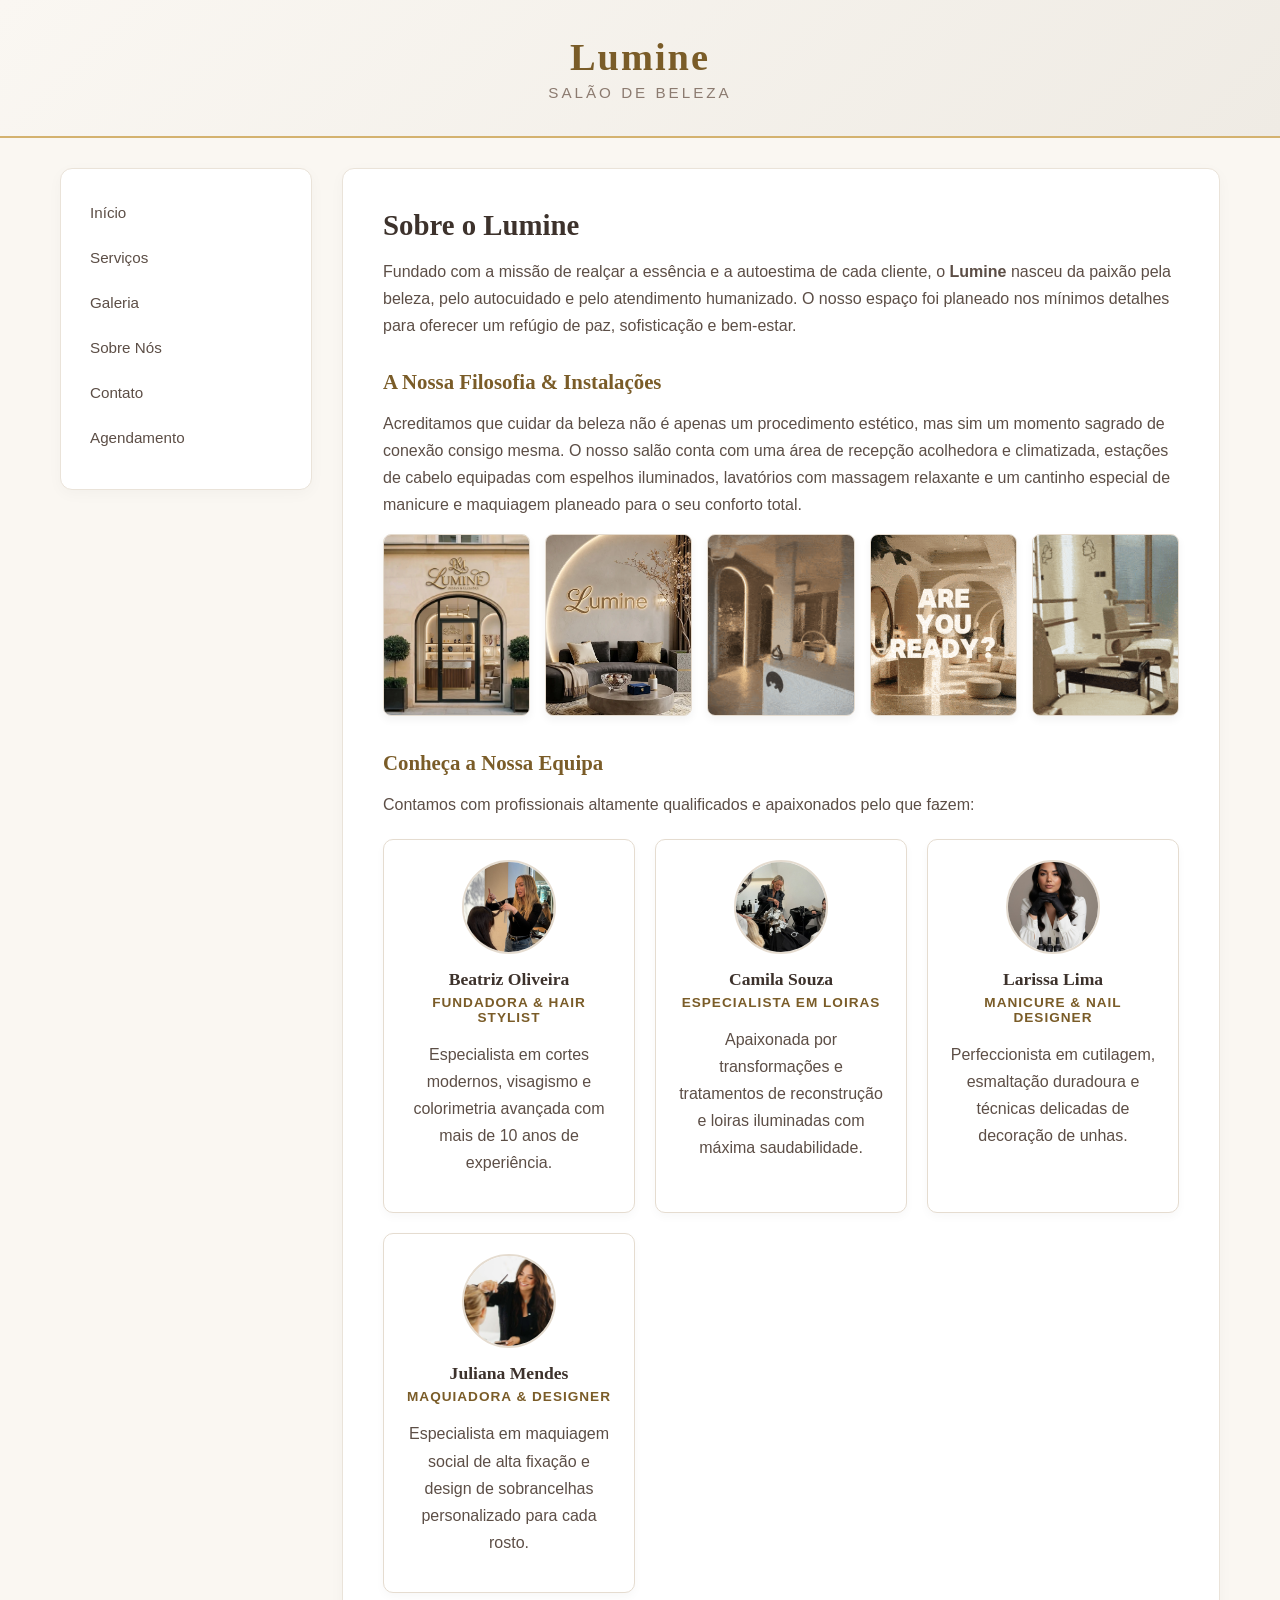
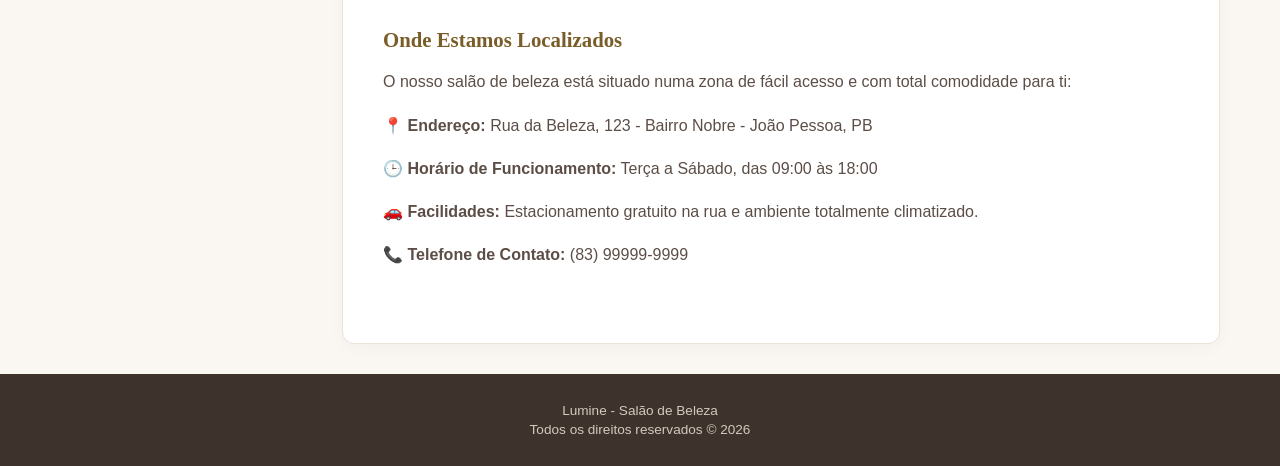
<file: html/sobrenos.html>
<!DOCTYPE html>
<html lang="pt-br">

<head>
    <meta charset="UTF-8">
    <meta name="viewport" content="width=device-width, initial-scale=1.0">
    <meta http-equiv="content-type" content="text/html; charset=UTF-8">
    <meta http-equiv="content-language" content="pt-br">
    <meta name="author" content="Mariana Firmo da Silva">
    <meta name="description" content="Conheça a história do salão Lumine, nossa filosofia de beleza e bem-estar, nossas instalações, equipe de profissionais e localização em João Pessoa, PB.">
    <meta name="keywords" content="Lumine, sobre nós, salão de beleza, história do salão, equipe de profissionais, cabeleireira, instalações, beleza, autocuidado, bem-estar">
   
    <title>Lumine - Sobre Nós</title>

    <link rel="stylesheet" href="../css/estilizar.css">

    <style>
        .sobre-secao {
            margin-bottom: 35px;
        }

        /* --- foto dos procedimentos --- */
        .espaco-grid {
            display: flex;
            flex-wrap: wrap;
            gap: 15px;
            margin-top: 15px;
        }

        .espaco-grid img {
            flex: 1 1 calc(20% - 15px);
            min-width: 140px;
            height: 180px;
            object-fit: cover;
            border-radius: 8px;
            border: 1px solid #E5DCD0;
            box-shadow: 0 4px 8px rgba(0, 0, 0, 0.05);
            transition: transform 0.3s ease;
        }

        .espaco-grid img:hover {
            transform: scale(1.03);
        }

        @media (max-width: 768px) {
            .espaco-grid img {
                flex: 1 1 calc(50% - 15px);
            }
        }

        /* --- informacao dos funcionarios --- */
        .equipa-grid {
            display: grid;
            grid-template-columns: repeat(auto-fit, minmax(220px, 1fr));
            gap: 20px;
            margin-top: 20px;
        }

        .membro-card {
            background-color: #FFFFFF;
            border: 1px solid #E5DCD0;
            border-radius: 10px;
            padding: 20px;
            text-align: center;
            box-shadow: 0 4px 10px rgba(0, 0, 0, 0.03);
        }

        .membro-foto {
            width: 90px;
            height: 90px;
            border-radius: 50%;
            margin: 0 auto 15px auto;
            overflow: hidden;
            border: 2px solid #E5DCD0;
            background-color: #F4EFEA;
        }

        .membro-foto img {
            width: 100%;
            height: 100%;
            object-fit: cover;
        }

        .membro-card h4 {
            margin: 0 0 5px 0;
            color: #3D322C;
            font-family: 'Playfair Display', serif;
            font-size: 1.1rem;
        }

        .membro-card .cargo {
            font-size: 0.85rem;
            color: #7A5C28;
            font-weight: 600;
            text-transform: uppercase;
            letter-spacing: 1px;
            margin-bottom: 10px;
            display: block;
        }
    </style>
</head>

<body>

    <div id="header">
        <h1>Lumine</h1>
        <p>Salão de Beleza</p>
    </div>

    <div id="layout-wrapper">
        <div id="menu">
            <ul>
                <li><a href="../index.html">Início</a></li>
                <li><a href="servicos.html">Serviços</a></li>
                <li><a href="galeria.html">Galeria</a></li>
                <li><a href="sobrenos.html">Sobre Nós</a></li>
                <li><a href="contato.html">Contato</a></li>
                <li><a href="agendamento.html">Agendamento</a></li>
            </ul>
        </div>

        <div id="main">
            <h2>Sobre o Lumine</h2>
            <p>
                Fundado com a missão de realçar a essência e a autoestima de cada cliente, o <strong>Lumine</strong>
                nasceu da paixão pela beleza, pelo autocuidado e pelo atendimento humanizado. O nosso espaço foi
                planeado nos mínimos detalhes para oferecer um refúgio de paz, sofisticação e bem-estar.
            </p>

            <div class="sobre-secao">
                <h3>A Nossa Filosofia & Instalações</h3>
                <p>
                    Acreditamos que cuidar da beleza não é apenas um procedimento estético, mas sim um momento sagrado
                    de conexão consigo mesma. O nosso salão conta com uma área de recepção acolhedora e climatizada,
                    estações de cabelo equipadas com espelhos iluminados, lavatórios com massagem relaxante e um
                    cantinho especial de manicure e maquiagem planeado para o seu conforto total.
                </p>

                <div class="espaco-grid">
                    <img src="../fotos/entrada.webp" alt="Entrada do Salão Lumine">
                    <img src="../fotos/espera.webp" alt="Sofá de espera do salão">
                    <img src="../gif/interior.gif" alt="Vista do interior do salão">
                    <img src="../gif/especialnoiva.gif" alt="Espaço especial noiva">
                    <img src="../gif/interior2.gif" alt="Segundo ambiente interno do salão">
                </div>
            </div>

            <div class="sobre-secao">
                <h3>Conheça a Nossa Equipa</h3>
                <p>Contamos com profissionais altamente qualificados e apaixonados pelo que fazem:</p>

                <div class="equipa-grid">
                    <div class="membro-card">
                        <div class="membro-foto">
                            <img src="../fotos/Beatriz.jpg" alt="Beatriz Oliveira">
                        </div>
                        <h4>Beatriz Oliveira</h4>
                        <span class="cargo">Fundadora & Hair Stylist</span>
                        <p>Especialista em cortes modernos, visagismo e colorimetria avançada com mais de 10 anos de
                            experiência.</p>
                    </div>

                    <div class="membro-card">
                        <div class="membro-foto">
                            <img src="../fotos/Camila.jpg" alt="Camila Souza">
                        </div>
                        <h4>Camila Souza</h4>
                        <span class="cargo">Especialista em Loiras</span>
                        <p>Apaixonada por transformações e tratamentos de reconstrução e loiras iluminadas com máxima
                            saudabilidade.</p>
                    </div>

                    <div class="membro-card">
                        <div class="membro-foto">
                            <img src="../fotos/Larissa.jpg" alt="Larissa Lima">
                        </div>
                        <h4>Larissa Lima</h4>
                        <span class="cargo">Manicure & Nail Designer</span>
                        <p>Perfeccionista em cutilagem, esmaltação duradoura e técnicas delicadas de decoração de unhas.
                        </p>
                    </div>

                    <div class="membro-card">
                        <div class="membro-foto">
                            <img src="../fotos/Juliana.jpg" alt="Juliana Mendes">
                        </div>
                        <h4>Juliana Mendes</h4>
                        <span class="cargo">Maquiadora & Designer</span>
                        <p>Especialista em maquiagem social de alta fixação e design de sobrancelhas personalizado para
                            cada rosto.</p>
                    </div>
                </div>
            </div>

            <div class="sobre-secao">
                <h3>Onde Estamos Localizados</h3>
                <p>O nosso salão de beleza está situado numa zona de fácil acesso e com total comodidade para ti:</p>

                <p>📍 <strong>Endereço:</strong> Rua da Beleza, 123 - Bairro Nobre - João Pessoa, PB</p>
                <p>🕒 <strong>Horário de Funcionamento:</strong> Terça a Sábado, das 09:00 às 18:00</p>
                <p>🚗 <strong>Facilidades:</strong> Estacionamento gratuito na rua e ambiente totalmente climatizado.
                </p>
                <p>📞 <strong>Telefone de Contato:</strong> (83) 99999-9999</p>
            </div>

        </div>
    </div>

    <div id="footer">
        <p>Lumine - Salão de Beleza</p>
        <p>Todos os direitos reservados &copy; 2026</p>
    </div>

</body>

</html>
</file>
<file: css/estilizar.css>
body {
    max-width: 100%;
    margin: 0;
    display: flex;
    flex-direction: column;
    min-height: 100vh;
    font-family: 'Plus Jakarta Sans', sans-serif;
    background-color: #FAF7F2; /* Off-White suave */
    color: #3D322C; /* Marrom escuro acolhedor */
}

/* --- Cabeçalho --- */
#header {
    background: linear-gradient(135deg, #FAF7F2 0%, #EFEBE4 100%);
    color: #3D322C;
    padding: 35px 20px;
    text-align: center;
    width: 100%;
    box-sizing: border-box;
    border-bottom: 2px solid #D4B26F; /* Detalhe fino em Ouro Envelhecido */
}

#header h1 {
    font-family: 'Playfair Display', serif;
    font-size: 2.4rem;
    letter-spacing: 2px;
    color: #7A5C28; /* Bronze vibrante e elegante */
    margin: 0 0 5px 0;
}

#header p {
    font-size: 0.95rem;
    letter-spacing: 3px;
    text-transform: uppercase;
    color: #8C7B70;
    margin: 0;
}

/* --- Layout Principal --- */
#layout-wrapper {
    display: flex;
    flex: 1;
    width: 100%;
    max-width: 1200px;
    margin: 30px auto;
    gap: 30px;
    padding: 0 20px;
    box-sizing: border-box;
}

/* --- Menu Lateral --- */
#menu {
    width: 220px;
    background-color: #FFFFFF;
    padding: 25px 15px;
    border-radius: 12px;
    box-shadow: 0 4px 15px rgba(0, 0, 0, 0.03);
    border: 1px solid #EAE3D9;
    flex-shrink: 0;
    align-self: flex-start;
}

#menu ul {
    list-style-type: none;
    padding: 0;
    margin: 0;
}

#menu li {
    margin-bottom: 8px;
}

#menu a {
    text-decoration: none;
    color: #5C4E46;
    font-size: 0.95rem;
    font-weight: 500;
    display: block;
    padding: 10px 14px;
    border-radius: 8px;
    transition: all 0.2s ease;
}

#menu a:hover {
    background-color: #F4EFEA;
    color: #7A5C28;
    transform: translateX(4px);
}

/* --- Conteúdo Principal --- */
#main {
    flex: 1;
    background-color: #FFFFFF;
    padding: 40px;
    border-radius: 12px;
    box-shadow: 0 4px 15px rgba(0, 0, 0, 0.03);
    border: 1px solid #EAE3D9;
    min-height: 500px;
    box-sizing: border-box;
}

#main h2 {
    font-family: 'Playfair Display', serif;
    color: #3D322C;
    font-size: 1.8rem;
    margin-top: 0;
    margin-bottom: 15px;
}

#main h3 {
    font-family: 'Playfair Display', serif;
    color: #7A5C28;
    font-size: 1.3rem;
    margin-top: 30px;
    margin-bottom: 10px;
}

#main p {
    line-height: 1.7;
    color: #5C4E46;
    font-size: 1rem;
}

/* --- Agendamento & Formulário --- */
#agendamento {
    background-color: #FAF7F2;
    padding: 30px;
    border-radius: 12px;
    width: 100%;
    max-width: 480px;
    margin: 20px 0;
    box-sizing: border-box;
    border: 1px solid #E5DCD0;
}

#agendamento input,
#agendamento select,
#agendamento textarea {
    padding: 12px;
    width: 100%;
    border: 1px solid #D1C4B4;
    border-radius: 6px;
    box-sizing: border-box;
    background-color: #FFFFFF;
    color: #3D322C;
    font-family: inherit;
    margin-bottom: 15px;
    outline: none;
    transition: border-color 0.2s ease;
}

#agendamento input:focus,
#agendamento select:focus,
#agendamento textarea:focus {
    border-color: #7A5C28;
}

#agendamento input[type="submit"] {
    background-color: #7A5C28;
    color: #FFFFFF;
    width: 100%;
    padding: 14px;
    border: none;
    border-radius: 6px;
    font-weight: 600;
    letter-spacing: 1px;
    cursor: pointer;
    transition: background-color 0.3s ease;
}

#agendamento input[type="submit"]:hover {
    background-color: #59421A;
}

#agendamento input[type="checkbox"] {
    width: auto;
    margin-right: 8px;
    cursor: pointer;
}

.opcoes-servicos label {
    display: block;
    margin-bottom: 10px;
    text-align: left;
    cursor: pointer;
    font-weight: 400;
    color: #5C4E46;
}

/* --- Rodapé --- */
#footer {
    background-color: #3D322C;
    color: #D5C9BD;
    padding: 25px 10px;
    text-align: center;
    width: 100%;
    box-sizing: border-box;
    margin-top: auto;
    font-size: 0.85rem;
}

#footer p {
    margin: 4px 0;
}
</file>
